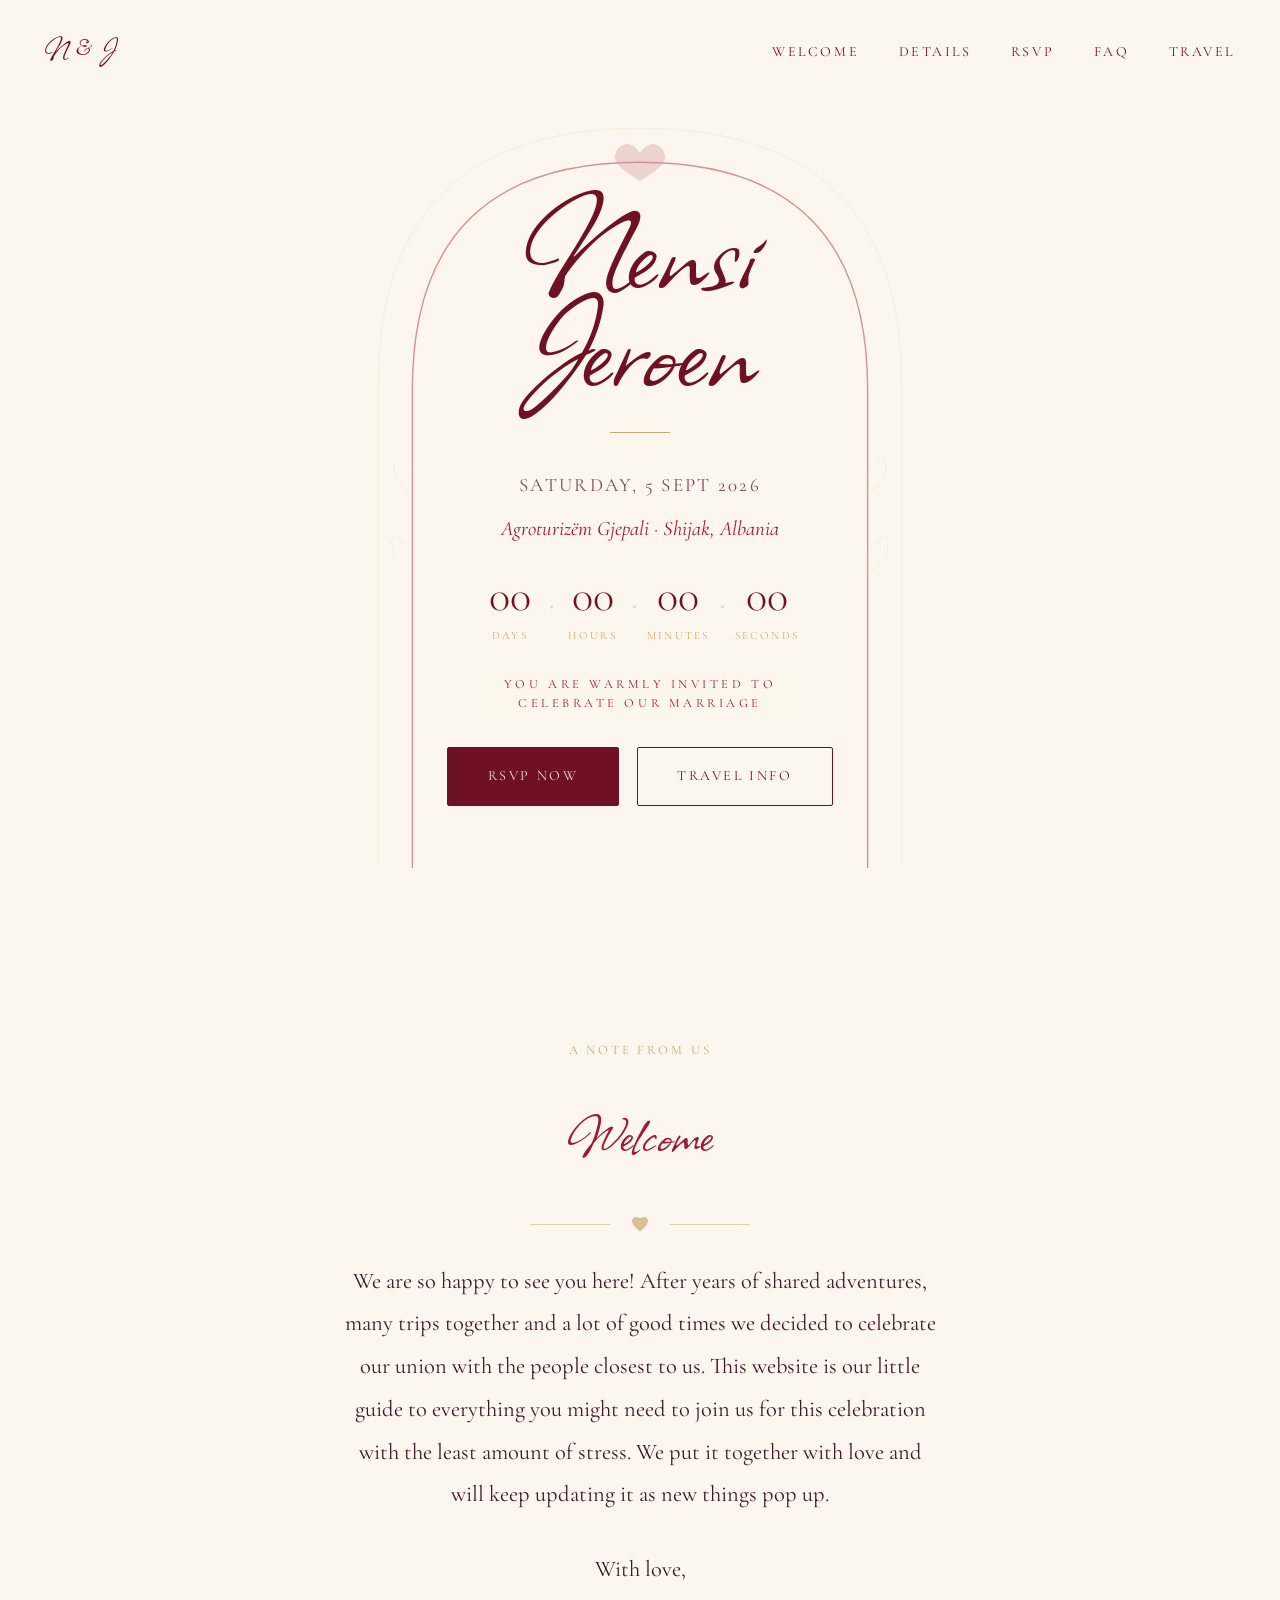
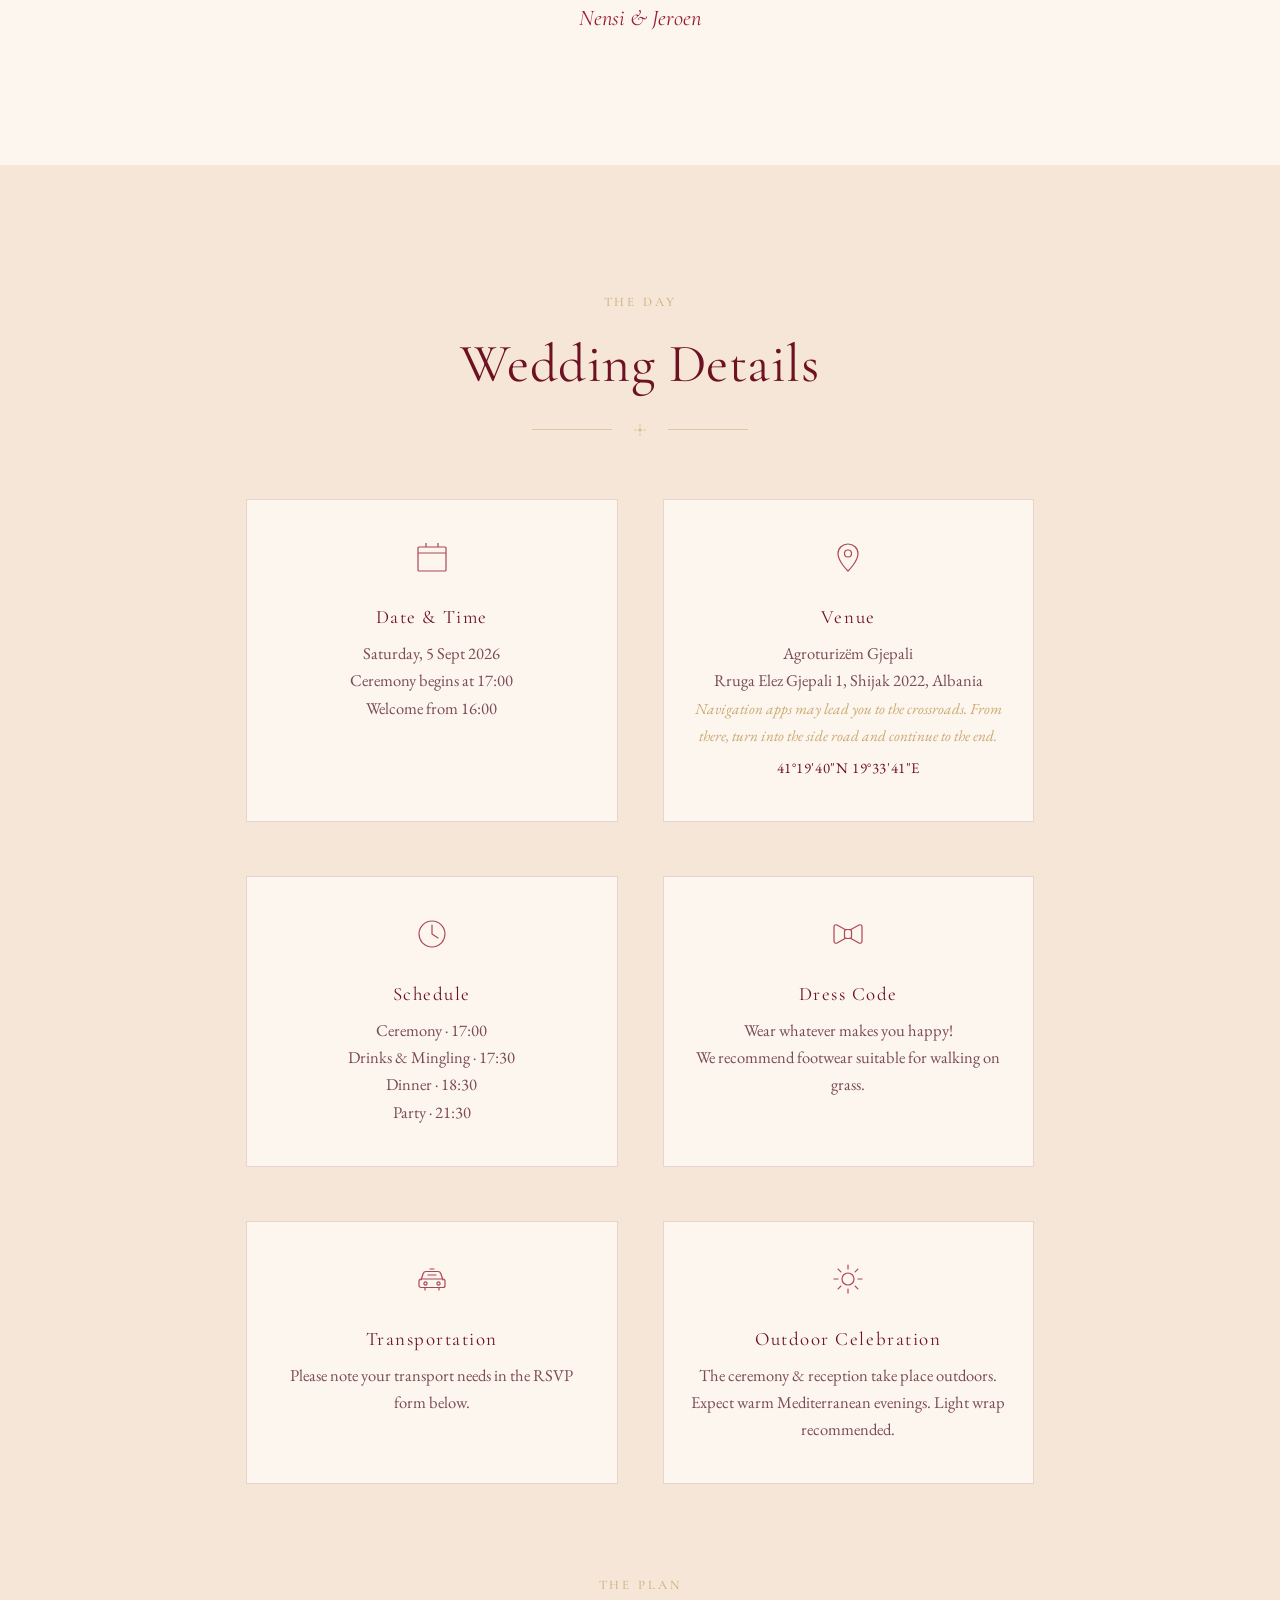
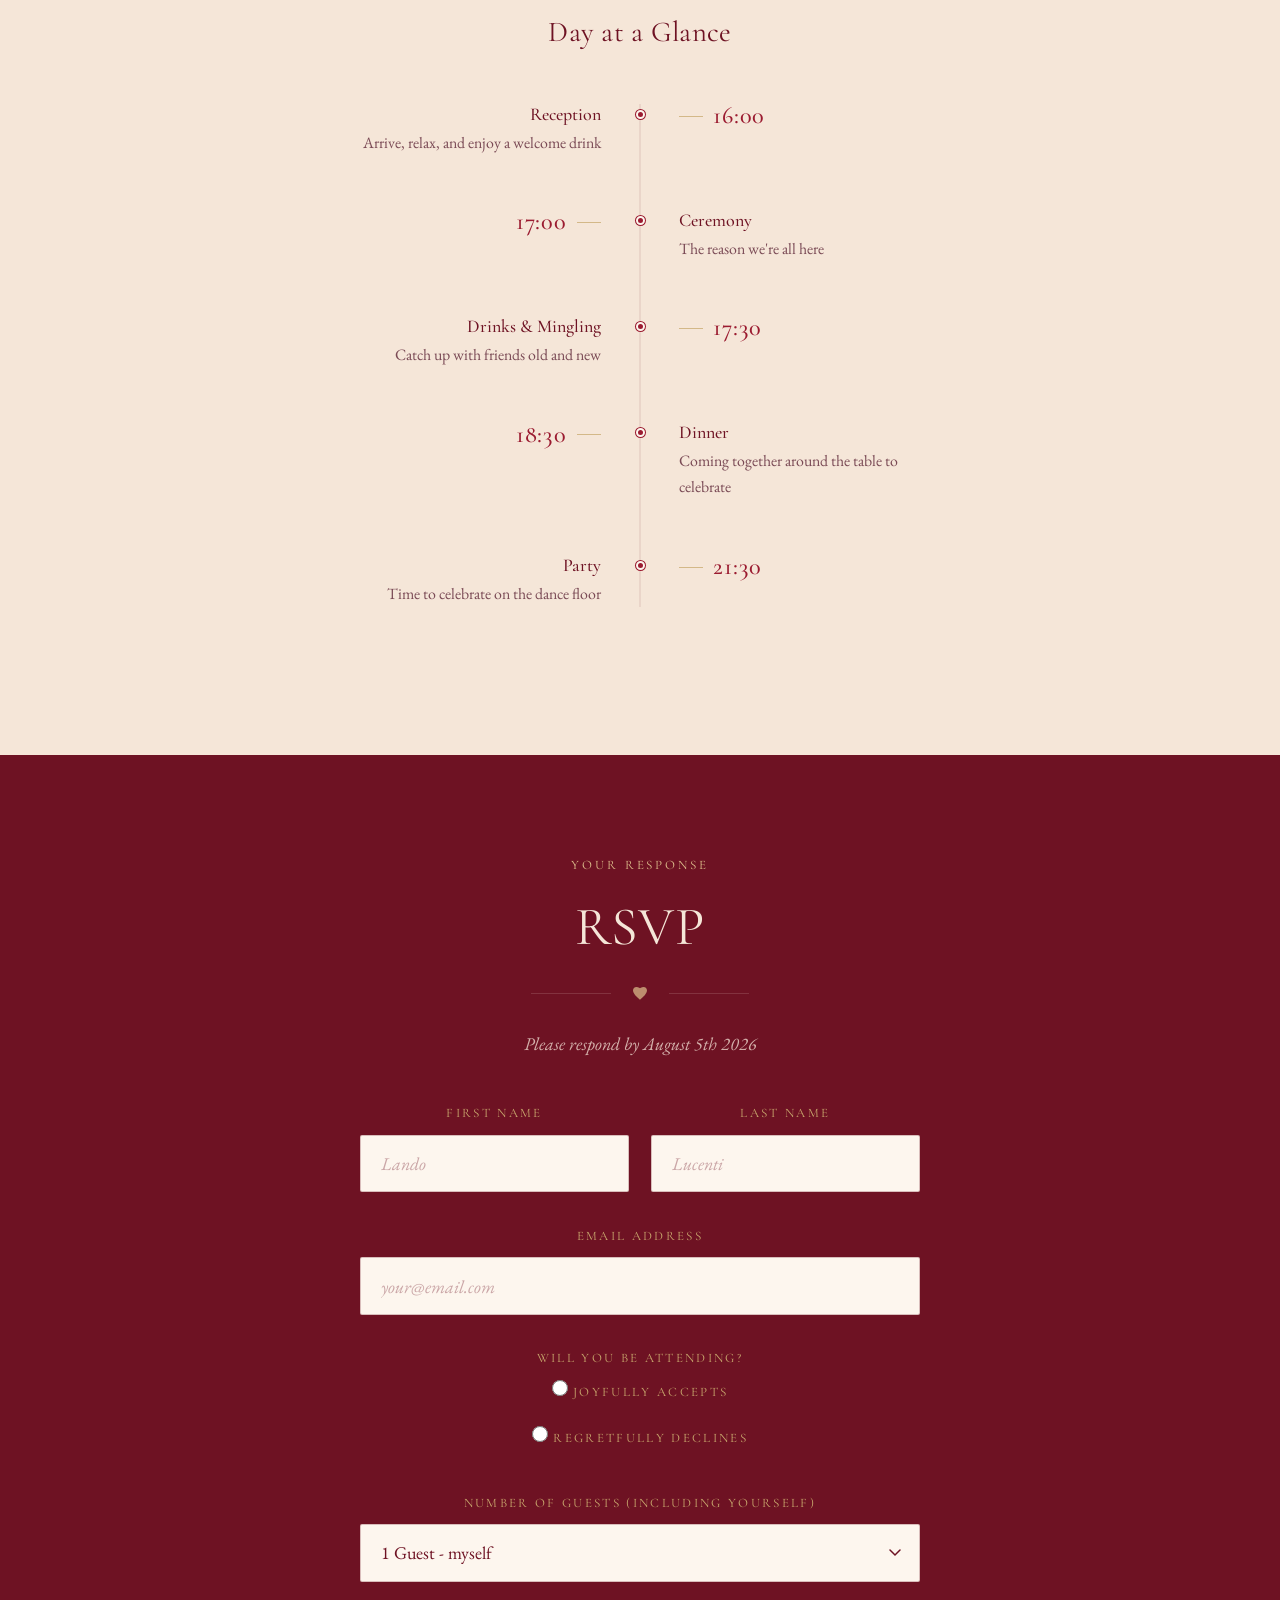
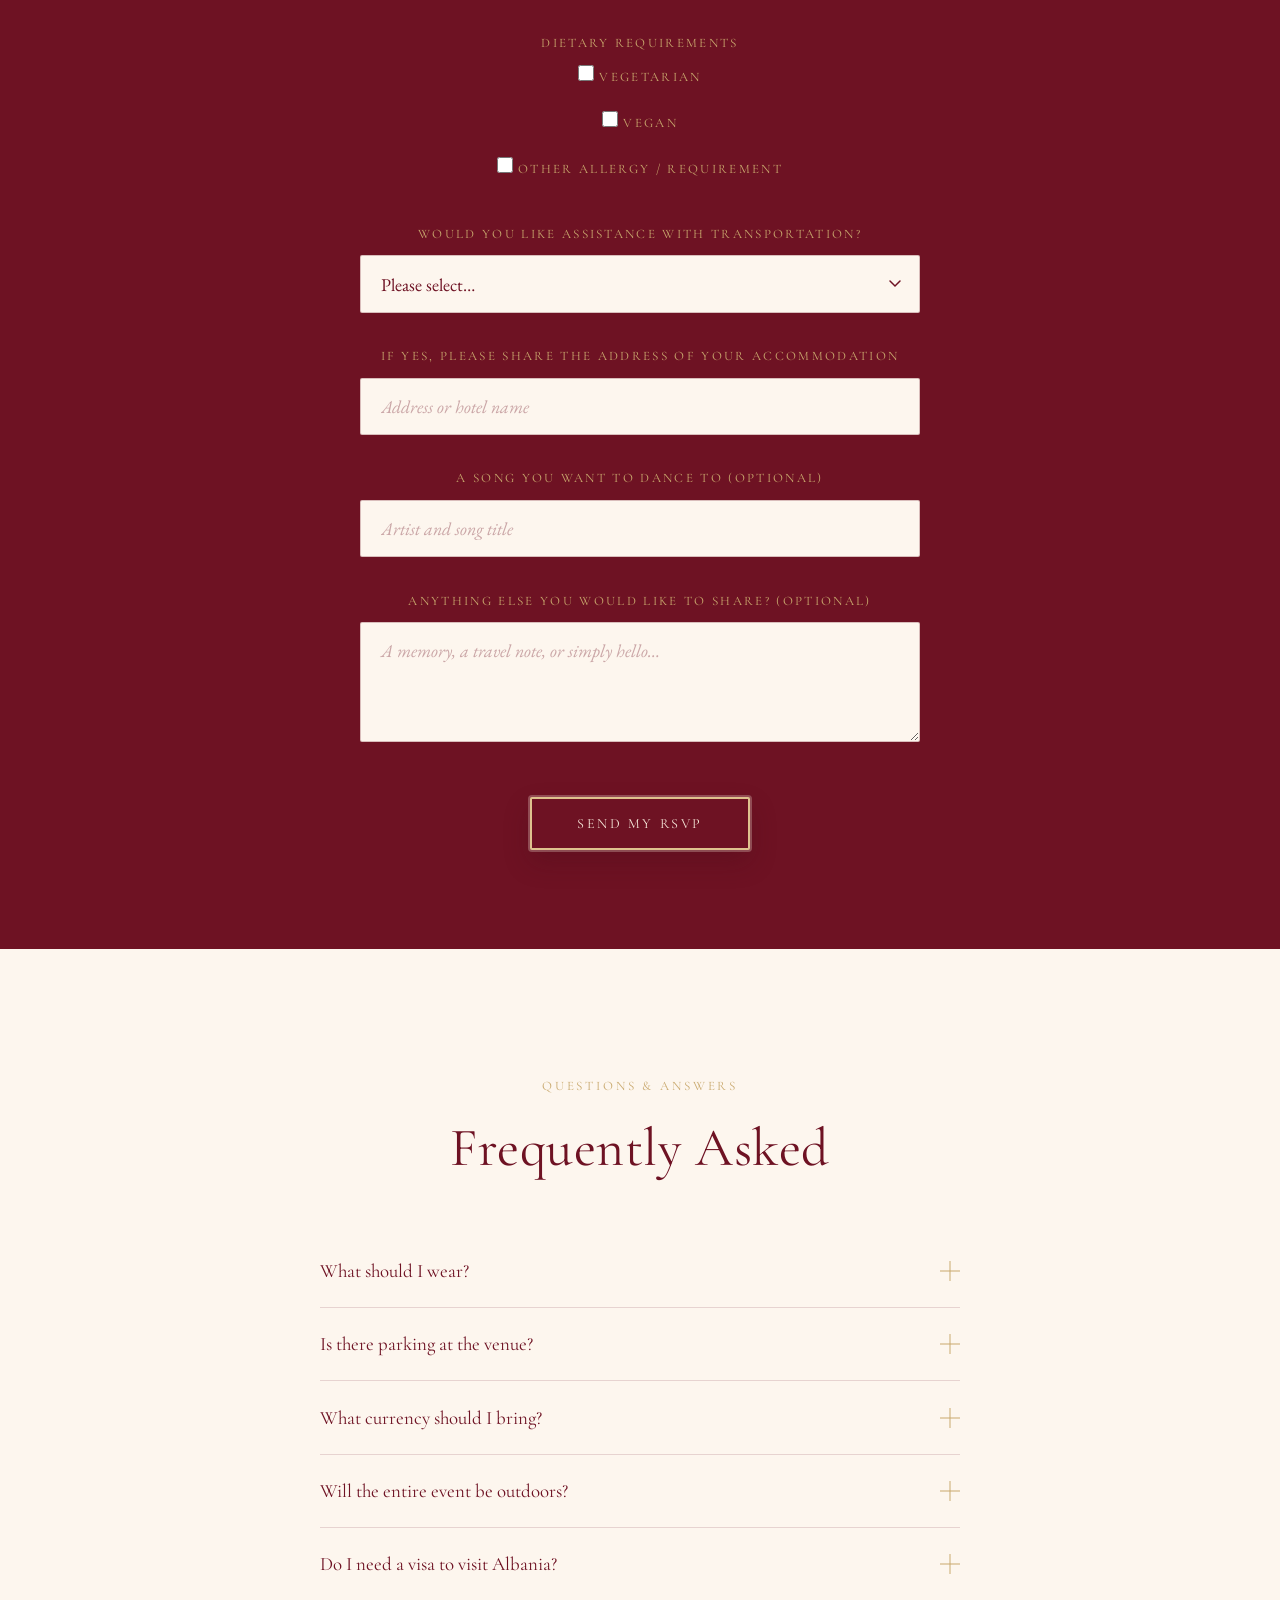
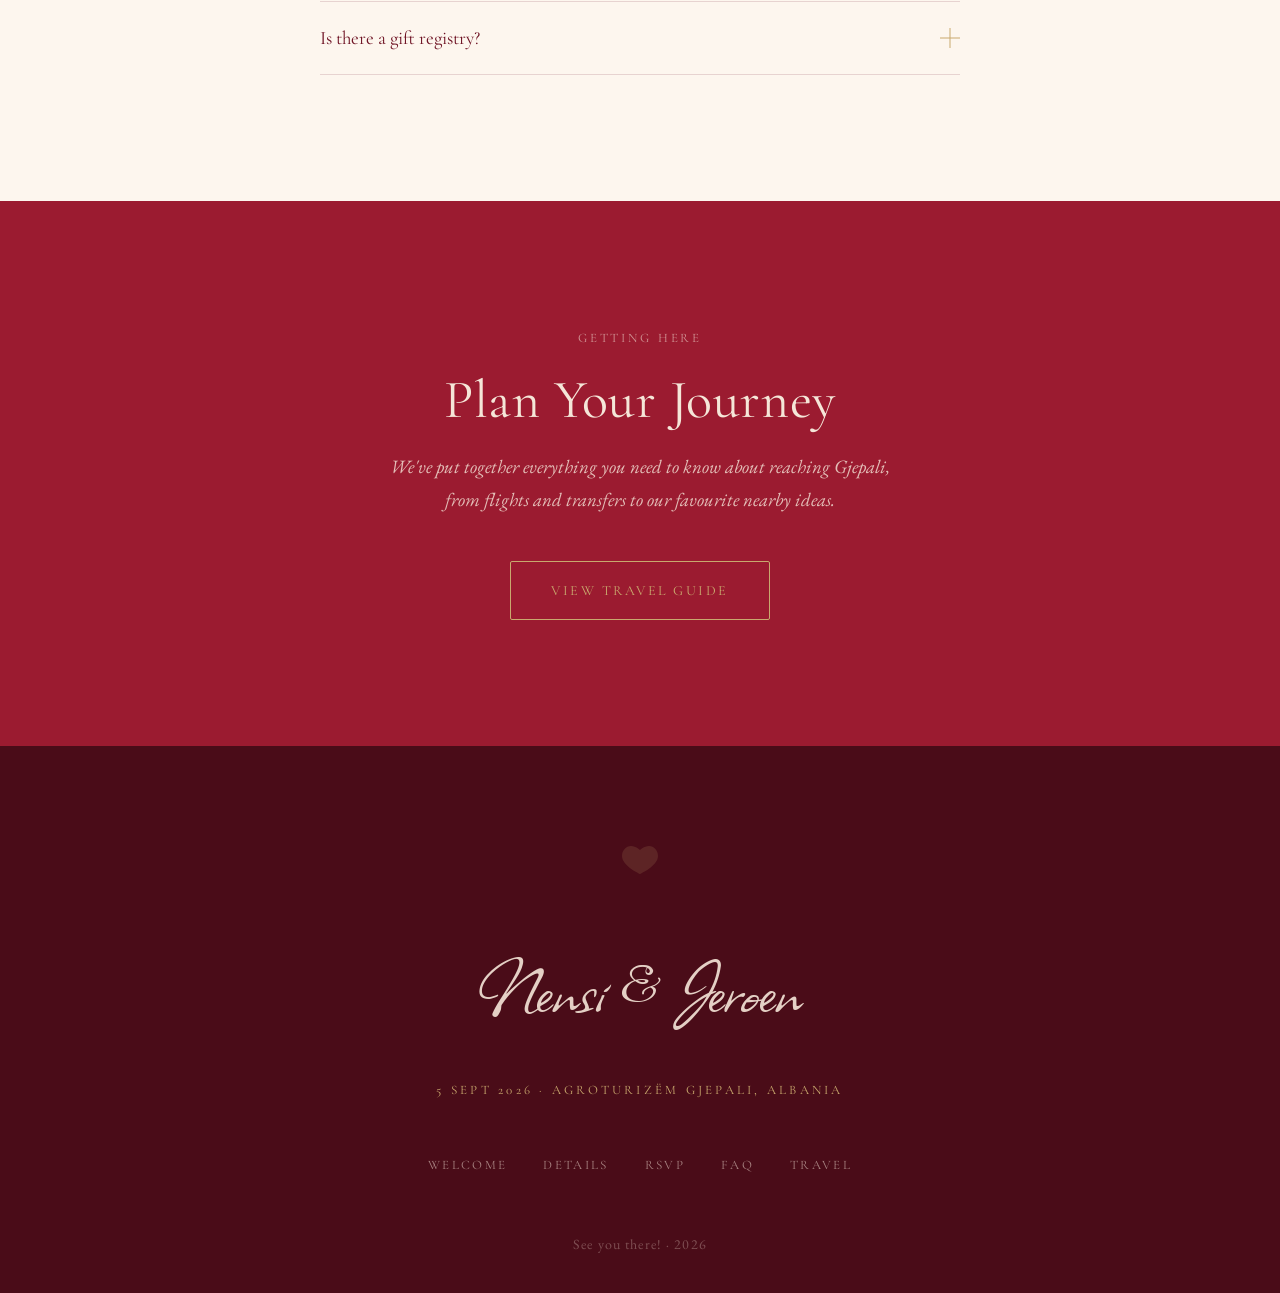
<file: index.html>
<!DOCTYPE html>
<html lang="en">
<head>
  <meta charset="UTF-8">
  <meta name="viewport" content="width=device-width, initial-scale=1.0">
  <title>Nensi & Jeroen · 5 Sept 2026</title>
  <link rel="icon" type="image/png" sizes="32x32" href="assets/favicons/favicon-32x32.png">
  <link rel="icon" type="image/png" sizes="192x192" href="assets/favicons/icon-192x192.png">
  <link rel="apple-touch-icon" href="assets/favicons/apple-touch-icon.png">
  <meta name="description" content="Join us to celebrate the wedding of Nensi and Jeroen at Agroturizëm Gjepali in Albania.">
  <link rel="stylesheet" href="styles/main.css">
  <link rel="preconnect" href="https://fonts.googleapis.com">
  <link rel="preconnect" href="https://fonts.gstatic.com" crossorigin>
</head>
<body>

  <!-- ======================================================
       NAVIGATION
  ====================================================== -->
  <nav class="site-nav" role="navigation" aria-label="Main navigation">
    <a href="#hero" class="nav-monogram" aria-label="Home">N & J</a>
    <ul class="nav-links">
      <li><a href="#welcome">Welcome</a></li>
      <li><a href="#details">Details</a></li>
      <li><a href="#rsvp">RSVP</a></li>
      <li><a href="#faq">FAQ</a></li>
      <li><a href="pages/travel.html">Travel</a></li>
    </ul>
    <button class="nav-toggle" aria-label="Toggle menu" aria-expanded="false">
      <span></span><span></span><span></span>
    </button>
  </nav>


  <!-- ======================================================
       HERO
  ====================================================== -->
  <section class="hero" id="hero">
    <!-- Arch SVG -->
    <svg class="hero-arch" viewBox="0 0 520 680" fill="none" xmlns="http://www.w3.org/2000/svg" aria-hidden="true">
      <path d="M60 680 L60 260 Q60 60 260 60 Q460 60 460 260 L460 680" stroke="#9B1B30" stroke-width="1.2" fill="none"/>
      <path d="M30 680 L30 255 Q30 30 260 30 Q490 30 490 255 L490 680" stroke="#C9A96E" stroke-width="0.6" fill="none" opacity="0.4"/>
      <!-- small hearts -->
      <g opacity="0.35" fill="#9B1B30">
        <path d="M260 52 C260 52 255 44 249 44 C243 44 238 49.5 238 55.5 C238 65 260 76 260 76 C260 76 282 65 282 55.5 C282 49.5 277 44 271 44 C265 44 260 52 260 52Z"/>
      </g>
      <!-- leaf accents -->
      <g opacity="0.2" stroke="#C9A96E" stroke-width="0.8" fill="none">
        <path d="M60 350 Q40 340 45 320 Q65 330 60 350Z"/>
        <path d="M460 350 Q480 340 475 320 Q455 330 460 350Z"/>
        <path d="M60 420 Q38 410 43 388 Q65 398 60 420Z"/>
        <path d="M460 420 Q482 410 477 388 Q455 398 460 420Z"/>
      </g>
    </svg>

    <div class="hero-content">
      <h1 class="hero-names">
        <span>Nensi</span>
        <span>Jeroen</span>
      </h1>

      <div class="hero-divider"></div>

      <p class="hero-date">Saturday, 5 Sept 2026</p>
      <p class="hero-location">Agroturizëm Gjepali · Shijak, Albania</p>

      <div class="countdown" aria-label="Countdown to wedding">
        <div class="countdown-unit">
          <span class="countdown-number" id="cd-days">--</span>
          <span class="countdown-label">Days</span>
        </div>
        <span class="countdown-sep" aria-hidden="true">·</span>
        <div class="countdown-unit">
          <span class="countdown-number" id="cd-hours">--</span>
          <span class="countdown-label">Hours</span>
        </div>
        <span class="countdown-sep" aria-hidden="true">·</span>
        <div class="countdown-unit">
          <span class="countdown-number" id="cd-minutes">--</span>
          <span class="countdown-label">Minutes</span>
        </div>
        <span class="countdown-sep" aria-hidden="true">·</span>
        <div class="countdown-unit">
          <span class="countdown-number" id="cd-seconds">--</span>
          <span class="countdown-label">Seconds</span>
        </div>
      </div>

      <p class="hero-eyebrow hero-invitation">You are warmly invited to<br>celebrate our marriage</p>

      <div class="btn-group">
        <a href="#rsvp" class="btn btn--primary">RSVP Now</a>
        <a href="pages/travel.html" class="btn">Travel Info</a>
      </div>
    </div>
  </section>


  <!-- ======================================================
       WELCOME
  ====================================================== -->
  <section class="section centered" id="welcome">
    <div class="container">
      <div class="fade-in">
        <span class="section-label">A note from us</span>
        <span class="welcome-script">Welcome</span>

        <div class="ornament-divider" aria-hidden="true">
          <span class="ornament-line"></span>
          <svg class="ornament-icon" width="16" height="16" viewBox="0 0 16 16" fill="currentColor">
            <path d="M8 1.5C8 1.5 6.5 0 4 0C1.5 0 0 2 0 4C0 8.5 8 14.5 8 14.5C8 14.5 16 8.5 16 4C16 2 14.5 0 12 0C9.5 0 8 1.5 8 1.5Z"/>
          </svg>
          <span class="ornament-line"></span>
        </div>

        <p class="welcome-text">
          We are so happy to see you here! After years of shared adventures, many trips together and a lot of good times we decided to celebrate our union with the people closest to us. This website is our little guide to everything you might need to join us for this celebration with the least amount of stress. We put it together with love and will keep updating it as new things pop up.
        </p>
        <p class="welcome-signoff">
          With love,
        </p>
        <p class="welcome-signature">
          Nensi & Jeroen
        </p>
      </div>
    </div>
  </section>


  <!-- ======================================================
       WEDDING DETAILS
  ====================================================== -->
  <section class="section section--ivory" id="details">
    <div class="container">
      <div class="centered fade-in section-heading">
        <span class="section-label">The Day</span>
        <h2>Wedding Details</h2>
        <div class="ornament-divider" aria-hidden="true">
          <span class="ornament-line"></span>
          <svg class="ornament-icon" width="12" height="12" viewBox="0 0 20 20" fill="currentColor" style="opacity:0.6">
            <circle cx="10" cy="10" r="3"/>
            <path d="M10 1 L10 4 M10 16 L10 19 M1 10 L4 10 M16 10 L19 10" stroke="currentColor" stroke-width="1.5" fill="none" stroke-linecap="round"/>
          </svg>
          <span class="ornament-line"></span>
        </div>
      </div>

      <!-- Detail Cards -->
      <div class="details-grid fade-in">

        <div class="detail-card">
          <svg class="detail-icon" width="36" height="36" viewBox="0 0 36 36" fill="none" stroke="currentColor" stroke-width="1.2" aria-hidden="true">
            <rect x="4" y="8" width="28" height="24" rx="1"/>
            <path d="M4 14h28M12 4v4M24 4v4"/>
          </svg>
          <h3>Date & Time</h3>
          <p>Saturday, 5 Sept 2026<br>Ceremony begins at 17:00<br>Welcome from 16:00</p>
        </div>

        <div class="detail-card">
          <svg class="detail-icon" width="36" height="36" viewBox="0 0 36 36" fill="none" stroke="currentColor" stroke-width="1.2" stroke-linecap="round" stroke-linejoin="round" aria-hidden="true">
            <path d="M18 32C18 32 28 22.5 28 14.5C28 9 23.5 5 18 5C12.5 5 8 9 8 14.5C8 22.5 18 32 18 32Z"/>
            <circle cx="18" cy="14.5" r="3.5"/>
          </svg>
          <h3>Venue</h3>
          <p>Agroturizëm Gjepali<br>Rruga Elez Gjepali 1, Shijak 2022, Albania<br><em style="font-size:0.85rem; color:var(--gold)">Navigation apps may lead you to the crossroads. From there, turn into the side road and continue to the end.</em><br><span class="venue-coordinates">41°19'40"N 19°33'41"E</span></p>
        </div>

        <div class="detail-card">
          <svg class="detail-icon" width="36" height="36" viewBox="0 0 36 36" fill="none" stroke="currentColor" stroke-width="1.2" aria-hidden="true">
            <circle cx="18" cy="18" r="13"/>
            <path d="M18 9 L18 18 L24 22" stroke-linecap="round" stroke-linejoin="round"/>
          </svg>
          <h3>Schedule</h3>
          <p>Ceremony · 17:00<br>Drinks & Mingling · 17:30<br>Dinner · 18:30<br>Party · 21:30</p>
        </div>

        <div class="detail-card">
          <svg class="detail-icon" width="36" height="36" viewBox="0 0 36 36" fill="none" stroke="currentColor" stroke-width="1.2" stroke-linecap="round" stroke-linejoin="round" aria-hidden="true">
            <path d="M16 14L7 9C5.7 8.3 4 9.2 4 10.8V25.2C4 26.8 5.7 27.7 7 27L16 22"/>
            <path d="M20 14L29 9C30.3 8.3 32 9.2 32 10.8V25.2C32 26.8 30.3 27.7 29 27L20 22"/>
            <rect x="14.5" y="13.5" width="7" height="9" rx="1.5"/>
          </svg>
          <h3>Dress Code</h3>
          <p>Wear whatever makes you happy!<br>We recommend footwear suitable for walking on grass.</p>
        </div>

        <div class="detail-card">
          <svg class="detail-icon" width="36" height="36" viewBox="0 0 36 36" fill="none" stroke="currentColor" stroke-width="1.2" stroke-linecap="round" stroke-linejoin="round" aria-hidden="true">
            <path d="M7 19L9.2 12.5C9.6 11.3 10.7 10.5 12 10.5H24C25.3 10.5 26.4 11.3 26.8 12.5L29 19"/>
            <rect x="5" y="18" width="26" height="8.5" rx="2"/>
            <path d="M11 26.5V29"/>
            <path d="M25 26.5V29"/>
            <circle cx="11.5" cy="22.5" r="1.6"/>
            <circle cx="24.5" cy="22.5" r="1.6"/>
            <path d="M14 14H22"/>
            <path d="M16 8H20"/>
          </svg>
          <h3>Transportation</h3>
          <p>Please note your transport needs in the RSVP form below.</p>
        </div>

        <div class="detail-card">
          <svg class="detail-icon" width="36" height="36" viewBox="0 0 36 36" fill="none" stroke="currentColor" stroke-width="1.2" stroke-linecap="round" stroke-linejoin="round" aria-hidden="true">
            <circle cx="18" cy="18" r="6"/>
            <path d="M18 4V8"/>
            <path d="M18 28V32"/>
            <path d="M4 18H8"/>
            <path d="M28 18H32"/>
            <path d="M8.1 8.1L10.9 10.9"/>
            <path d="M25.1 25.1L27.9 27.9"/>
            <path d="M27.9 8.1L25.1 10.9"/>
            <path d="M10.9 25.1L8.1 27.9"/>
          </svg>
          <h3>Outdoor Celebration</h3>
          <p>The ceremony & reception take place outdoors. Expect warm Mediterranean evenings. Light wrap recommended.</p>
        </div>

      </div>

      <!-- Timeline -->
      <div class="fade-in" style="margin-top: 5rem;">
        <div class="centered" style="margin-bottom: 1rem;">
          <span class="section-label">The Plan</span>
          <h3 style="font-size: 1.6rem;">Day at a Glance</h3>
        </div>

        <div class="timeline">
          <div class="timeline-item timeline-item--left">
            <div class="timeline-body">
              <p class="timeline-event">Reception</p>
              <p class="timeline-desc">Arrive, relax, and enjoy a welcome drink</p>
            </div>
            <div class="timeline-dot" aria-hidden="true"></div>
            <time class="timeline-time" datetime="16:00">16:00</time>
          </div>

          <div class="timeline-item timeline-item--right">
            <time class="timeline-time" datetime="17:00">17:00</time>
            <div class="timeline-dot" aria-hidden="true"></div>
            <div class="timeline-body">
              <p class="timeline-event">Ceremony</p>
              <p class="timeline-desc">The reason we're all here</p>
            </div>
          </div>

          <div class="timeline-item timeline-item--left">
            <div class="timeline-body">
              <p class="timeline-event">Drinks & Mingling</p>
              <p class="timeline-desc">Catch up with friends old and new</p>
            </div>
            <div class="timeline-dot" aria-hidden="true"></div>
            <time class="timeline-time" datetime="17:30">17:30</time>
          </div>

          <div class="timeline-item timeline-item--right">
            <time class="timeline-time" datetime="18:30">18:30</time>
            <div class="timeline-dot" aria-hidden="true"></div>
            <div class="timeline-body">
              <p class="timeline-event">Dinner</p>
              <p class="timeline-desc">Coming together around the table to celebrate</p>
            </div>
          </div>

          <div class="timeline-item timeline-item--left">
            <div class="timeline-body">
              <p class="timeline-event">Party</p>
              <p class="timeline-desc">Time to celebrate on the dance floor</p>
            </div>
            <div class="timeline-dot" aria-hidden="true"></div>
            <time class="timeline-time" datetime="21:30">21:30</time>
          </div>
        </div>
      </div>
    </div>
  </section>


  <!-- ======================================================
       RSVP
  ====================================================== -->
  <section class="section section--wine centered" id="rsvp">
    <div class="container">
      <div class="fade-in">
        <span class="section-label">Your Response</span>
        <h2 style="color:var(--champagne); font-size: clamp(1.9rem, 5vw, 3rem);">RSVP</h2>
        <div class="ornament-divider" aria-hidden="true">
          <span class="ornament-line" style="background:rgba(245,230,216,0.3)"></span>
          <svg class="ornament-icon" style="color:var(--gold-light)" width="14" height="14" viewBox="0 0 16 16" fill="currentColor">
            <path d="M8 1.5C8 1.5 6.5 0 4 0C1.5 0 0 2 0 4C0 8.5 8 14.5 8 14.5C8 14.5 16 8.5 16 4C16 2 14.5 0 12 0C9.5 0 8 1.5 8 1.5Z"/>
          </svg>
          <span class="ornament-line" style="background:rgba(245,230,216,0.3)"></span>
        </div>
        <p style="color:rgba(245,230,216,0.75); font-style:italic; margin-bottom: 0.5rem;">Please respond by August 5th 2026</p>
      </div>

      <form class="rsvp-form" id="rsvp-form" name="rsvp" method="POST" action="/" data-netlify="true" netlify-honeypot="bot-field" novalidate>
        <input type="hidden" name="form-name" value="rsvp">
        <p class="visually-hidden" aria-hidden="true">
          <label>Do not fill this out if you are human: <input name="bot-field" tabindex="-1" autocomplete="off"></label>
        </p>

        <div class="form-row fade-in">
          <div class="form-group">
            <label for="first-name">First Name</label>
            <input class="form-control" type="text" id="first-name" name="first_name" placeholder="Lando" required>
          </div>
          <div class="form-group">
            <label for="last-name">Last Name</label>
            <input class="form-control" type="text" id="last-name" name="last_name" placeholder="Lucenti" required>
          </div>
        </div>

        <div class="form-group fade-in">
          <label for="email">Email Address</label>
          <input class="form-control" type="email" id="email" name="email" placeholder="your@email.com" required>
        </div>

        <div class="form-group fade-in">
          <label>Will you be attending?</label>
          <div class="radio-group">
            <label class="radio-label">
              <input type="radio" name="attendance" value="yes" required>
              Joyfully accepts
            </label>
            <label class="radio-label">
              <input type="radio" name="attendance" value="no">
              Regretfully declines
            </label>
          </div>
        </div>

        <div class="form-group fade-in">
          <label for="guests">Number of Guests (including yourself)</label>
          <select class="form-control" id="guests" name="guests">
            <option value="1">1 Guest - myself</option>
            <option value="2">2 Guests - myself plus 1</option>
            <option value="3">3 Guests - myself plus 2</option>
            <option value="4">4 Guests - myself plus 3</option>
            <option value="5">5 Guests - myself plus 4</option>
            <option value="6">6 Guests - myself plus 5</option>
          </select>
          <div class="conditional-fields" id="additional-guests" aria-live="polite">
            <div class="conditional-field" data-additional-guest="1" hidden>
              <label for="additional-guest-1">Additional Guest 1 Full Name</label>
              <input class="form-control" type="text" id="additional-guest-1" name="additional_guest_1" placeholder="Kimi Kestaro" disabled>
            </div>
            <div class="conditional-field" data-additional-guest="2" hidden>
              <label for="additional-guest-2">Additional Guest 2 Full Name</label>
              <input class="form-control" type="text" id="additional-guest-2" name="additional_guest_2" placeholder="Charles Chimenti" disabled>
            </div>
            <div class="conditional-field" data-additional-guest="3" hidden>
              <label for="additional-guest-3">Additional Guest 3 Full Name</label>
              <input class="form-control" type="text" id="additional-guest-3" name="additional_guest_3" placeholder="Max Melucci" disabled>
            </div>
            <div class="conditional-field" data-additional-guest="4" hidden>
              <label for="additional-guest-4">Additional Guest 4 Full Name</label>
              <input class="form-control" type="text" id="additional-guest-4" name="additional_guest_4" placeholder="Sebastian Sarno" disabled>
            </div>
            <div class="conditional-field" data-additional-guest="5" hidden>
              <label for="additional-guest-5">Additional Guest 5 Full Name</label>
              <input class="form-control" type="text" id="additional-guest-5" name="additional_guest_5" placeholder="Isack Inzago" disabled>
            </div>
          </div>
        </div>

        <div class="form-group fade-in">
          <label>Dietary Requirements</label>
          <div class="checkbox-group">
            <label class="checkbox-label">
              <input type="checkbox" name="diet" value="vegetarian">
              Vegetarian
            </label>
            <label class="checkbox-label">
              <input type="checkbox" name="diet" value="vegan">
              Vegan
            </label>
            <label class="checkbox-label">
              <input type="checkbox" name="diet" value="other">
              Other allergy / requirement
            </label>
          </div>
          <div class="conditional-fields" id="diet-other-details" hidden>
            <label for="diet-other">Please specify</label>
            <input class="form-control" type="text" id="diet-other" name="diet_other" placeholder="Tell us what we should know" disabled>
          </div>
        </div>

        <div class="form-group fade-in">
          <label for="transport">Would you like assistance with transportation?</label>
          <select class="form-control" id="transport" name="transport">
            <option value="">Please select…</option>
            <option value="yes_both">Yes — both ways</option>
            <option value="yes_to">To venue only</option>
            <option value="yes_from">From venue only</option>
            <option value="no">No, I'll arrange my own</option>
          </select>
        </div>

        <div class="form-group fade-in">
          <label for="accommodation">If Yes, please share the address of your accommodation</label>
          <input class="form-control" type="text" id="accommodation" name="accommodation" placeholder="Address or hotel name">
        </div>

        <div class="form-group fade-in">
          <label for="song-request">A song you want to dance to (optional)</label>
          <input class="form-control" type="text" id="song-request" name="song_request" placeholder="Artist and song title">
        </div>

        <div class="form-group fade-in">
          <label for="message">Anything else you would like to share? (optional)</label>
          <textarea class="form-control" id="message" name="message" placeholder="A memory, a travel note, or simply hello…"></textarea>
        </div>

        <div class="form-submit fade-in">
          <button type="submit" class="btn btn--primary rsvp-submit-button" style="min-width: 220px;">Send My RSVP</button>
        </div>

      </form>

      <!-- Success state -->
      <div class="form-success" id="rsvp-success">
        <span class="script-heading" style="font-size:3rem; display:block; margin-bottom:0.5rem; color:var(--champagne);">Thank you</span>
        <p id="rsvp-success-message" style="color:rgba(245,230,216,0.8); font-size:1.1rem;">We've received your RSVP and cannot wait to celebrate with you. See you in September!</p>
        <div class="ornament-divider" aria-hidden="true" style="margin-top:1.5rem;">
          <span class="ornament-line" style="background:rgba(245,230,216,0.3)"></span>
          <svg style="color:var(--gold-light)" width="14" height="14" viewBox="0 0 16 16" fill="currentColor">
            <path d="M8 1.5C8 1.5 6.5 0 4 0C1.5 0 0 2 0 4C0 8.5 8 14.5 8 14.5C8 14.5 16 8.5 16 4C16 2 14.5 0 12 0C9.5 0 8 1.5 8 1.5Z"/>
          </svg>
          <span class="ornament-line" style="background:rgba(245,230,216,0.3)"></span>
        </div>
      </div>

    </div>
  </section>


  <!-- ======================================================
       FAQ
  ====================================================== -->
  <section class="section centered" id="faq">
    <div class="container">
      <div class="fade-in section-heading">
        <span class="section-label">Questions & Answers</span>
        <h2>Frequently Asked</h2>
      </div>

      <div class="faq-list fade-in" style="text-align:left;">

        <div class="faq-item">
          <button class="faq-question" aria-expanded="false">
            What should I wear?
            <span class="faq-icon" aria-hidden="true"></span>
          </button>
          <div class="faq-answer" aria-hidden="true">
            <p class="faq-answer-inner">
              We want everyone to feel comfortable and like themselves, so please wear whatever makes you happy! Most of the celebration will be outdoors on grass, so we recommend keeping that in mind when choosing your outfit and shoes.
            </p>
          </div>
        </div>

        <div class="faq-item">
          <button class="faq-question" aria-expanded="false">
            Is there parking at the venue?
            <span class="faq-icon" aria-hidden="true"></span>
          </button>
          <div class="faq-answer" aria-hidden="true">
            <p class="faq-answer-inner">
              Agroturizëm Gjepali is located just outside the city, with plenty of space and easy parking available for anyone planning to drive. Please note that the address can point navigation apps to a crossroads rather than the venue itself. When you reach the crossroads, turn into the side road and continue until the end. The exact coordinates of the venue are 41°19'40"N 19°33'41"E. <br><br> If you'd rather relax and fully enjoy the celebration without worrying about transportation, simply share where you'll be staying and we'll be happy to help coordinate transport for you.
            </p>
          </div>
        </div>

        <div class="faq-item">
          <button class="faq-question" aria-expanded="false">
            What currency should I bring?
            <span class="faq-icon" aria-hidden="true"></span>
          </button>
          <div class="faq-answer" aria-hidden="true">
            <p class="faq-answer-inner">
              Albania uses the Albanian Lek (ALL). Euros are accepted in many tourist-facing places, but Lek is preferred and usually simpler. Cards are common in hotels and larger restaurants in Durrës and Tirana, while smaller places may prefer cash.
            </p>
          </div>
        </div>

        <div class="faq-item">
          <button class="faq-question" aria-expanded="false">
            Will the entire event be outdoors?
            <span class="faq-icon" aria-hidden="true"></span>
          </button>
          <div class="faq-answer" aria-hidden="true">
            <p class="faq-answer-inner">
              If the weather allows it, the entire event will be held outdoors. In September, evenings are usually warm, but we recommend bringing a light layer.
            </p>
          </div>
        </div>

        <div class="faq-item">
          <button class="faq-question" aria-expanded="false">
            Do I need a visa to visit Albania?
            <span class="faq-icon" aria-hidden="true"></span>
          </button>
          <div class="faq-answer" aria-hidden="true">
            <p class="faq-answer-inner">
              Citizens of EU countries, the UK, the US, Canada, Australia, and many others do not require a visa for short stays in Albania. We recommend checking your country's specific requirements with a reputable resource.
            </p>
          </div>
        </div>

        <div class="faq-item">
          <button class="faq-question" aria-expanded="false">
            Is there a gift registry?
            <span class="faq-icon" aria-hidden="true"></span>
          </button>
          <div class="faq-answer" aria-hidden="true">
            <p class="faq-answer-inner">
              No, we don't have a gift registry. We are already very grateful that you are making the trip to celebrate with us.
              <br><br>
              If you would still like to give something, a contribution towards our honeymoon in New Zealand would mean a lot to us. You can use our IBAN here: DE48 1203 0000 1204 4811 52.
            </p>
          </div>
        </div>

      </div>
    </div>
  </section>


  <!-- ======================================================
       TRAVEL TEASER
  ====================================================== -->
  <section class="section section--pomegranate centered">
    <div class="container fade-in">
      <span class="section-label" style="color:rgba(245,230,216,0.6)">Getting Here</span>
      <h2 style="color:var(--champagne); font-size: clamp(1.9rem, 5vw, 3rem); margin-bottom: 1rem;">Plan Your Journey</h2>
      <p style="color:rgba(245,230,216,0.8); max-width:520px; margin:0 auto 2.5rem; font-style:italic; font-size:1.05rem;">
        We've put together everything you need to know about reaching Gjepali, from flights and transfers to our favourite nearby ideas.
      </p>

      <a href="pages/travel.html" class="btn btn--gold">View Travel Guide</a>
    </div>
  </section>


  <!-- ======================================================
       FOOTER
  ====================================================== -->
  <footer class="site-footer" role="contentinfo">
    <!-- Ornament -->
    <svg class="footer-ornament" width="60" height="60" viewBox="0 0 60 60" fill="none" xmlns="http://www.w3.org/2000/svg" aria-hidden="true">
      <path d="M30 14C30 14 26 10 21 10C16 10 12 14.5 12 20C12 30 30 38 30 38C30 38 48 30 48 20C48 14.5 44 10 39 10C34 10 30 14 30 14Z" fill="currentColor" opacity="0.5"/>
    </svg>

    <p class="footer-names">Nensi & Jeroen</p>
    <p class="footer-date">5 Sept 2026 · Agroturizëm Gjepali, Albania</p>

    <ul class="footer-links">
      <li><a href="#welcome">Welcome</a></li>
      <li><a href="#details">Details</a></li>
      <li><a href="#rsvp">RSVP</a></li>
      <li><a href="#faq">FAQ</a></li>
      <li><a href="pages/travel.html">Travel</a></li>
    </ul>

    <p class="footer-copy">See you there! &middot; 2026</p>
  </footer>

  <script src="scripts/main.js"></script>
</body>
</html>
</file>
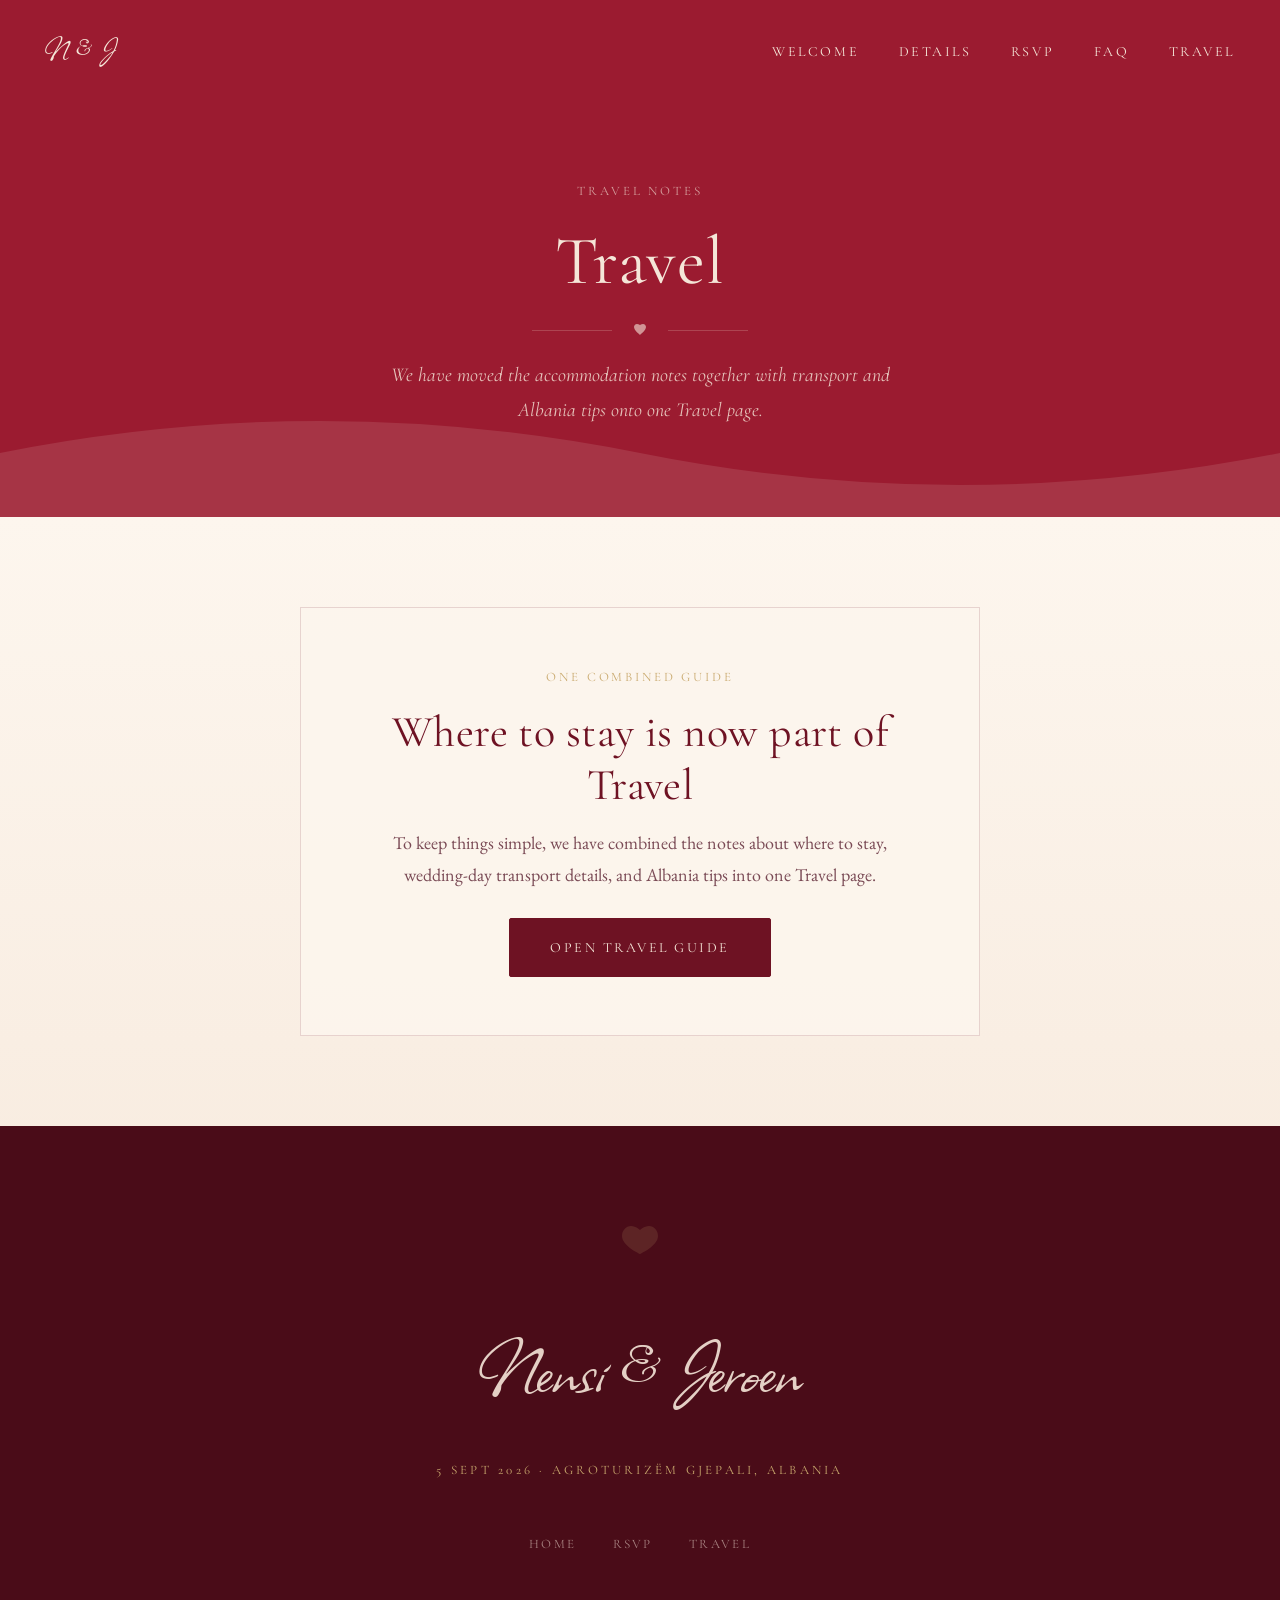
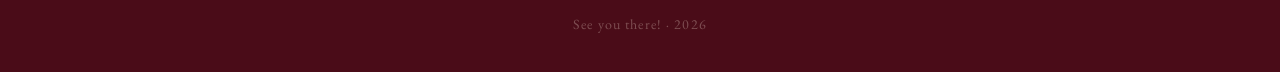
<file: pages/accommodation.html>
<!DOCTYPE html>
<html lang="en">
<head>
  <meta charset="UTF-8">
  <meta name="viewport" content="width=device-width, initial-scale=1.0">
  <title>Travel · Nensi & Jeroen · 5 Sept 2026</title>
  <link rel="icon" type="image/png" sizes="32x32" href="../assets/favicons/favicon-32x32.png">
  <link rel="icon" type="image/png" sizes="192x192" href="../assets/favicons/icon-192x192.png">
  <link rel="apple-touch-icon" href="../assets/favicons/apple-touch-icon.png">
  <meta name="description" content="Travel and where-to-stay notes for Nensi and Jeroen's wedding at Agroturizëm Gjepali.">
  <link rel="stylesheet" href="../styles/main.css">
  <link rel="preconnect" href="https://fonts.googleapis.com">
  <link rel="preconnect" href="https://fonts.gstatic.com" crossorigin>
  <style>
    .simple-travel-page {
      background: linear-gradient(180deg, var(--cream) 0%, rgba(245, 230, 216, 0.58) 100%);
      min-height: 52vh;
      padding: 5rem 1.5rem;
    }

    .simple-travel-card {
      background: rgba(253, 246, 238, 0.86);
      border: 1px solid var(--divider);
      max-width: 680px;
      margin: 0 auto;
      padding: clamp(2rem, 6vw, 3.2rem);
      text-align: center;
    }

    .simple-travel-card h2 {
      font-size: clamp(1.7rem, 4vw, 2.45rem);
      margin-bottom: 0.8rem;
    }

    .simple-travel-card p {
      color: var(--text-muted);
      font-size: 1rem;
      line-height: 1.8;
      margin: 0 auto 1.5rem;
      max-width: 520px;
    }
  </style>
</head>
<body>

  <nav class="site-nav site-nav--inverse" role="navigation" aria-label="Main navigation">
    <a href="../index.html" class="nav-monogram" aria-label="Home">N & J</a>
    <ul class="nav-links">
      <li><a href="../index.html#welcome">Welcome</a></li>
      <li><a href="../index.html#details">Details</a></li>
      <li><a href="../index.html#rsvp">RSVP</a></li>
      <li><a href="../index.html#faq">FAQ</a></li>
      <li><a href="travel.html" aria-current="page">Travel</a></li>
    </ul>
    <button class="nav-toggle" aria-label="Toggle menu" aria-expanded="false">
      <span></span><span></span><span></span>
    </button>
  </nav>

  <header class="page-hero" role="banner">
    <svg viewBox="0 0 800 80" style="position:absolute;bottom:0;left:0;width:100%;opacity:0.12" fill="var(--champagne)" xmlns="http://www.w3.org/2000/svg" aria-hidden="true">
      <path d="M0 40 Q200 0 400 40 Q600 80 800 40 L800 80 L0 80Z"/>
    </svg>
    <span class="section-label">Travel Notes</span>
    <h1>Travel</h1>
    <div class="ornament-divider" aria-hidden="true" style="margin:1.2rem auto;">
      <span class="ornament-line" style="background:rgba(245,230,216,0.4)"></span>
      <svg width="12" height="12" viewBox="0 0 16 16" fill="rgba(245,230,216,0.6)"><path d="M8 1.5C8 1.5 6.5 0 4 0C1.5 0 0 2 0 4C0 8.5 8 14.5 8 14.5C8 14.5 16 8.5 16 4C16 2 14.5 0 12 0C9.5 0 8 1.5 8 1.5Z"/></svg>
      <span class="ornament-line" style="background:rgba(245,230,216,0.4)"></span>
    </div>
    <p class="lead-text" style="color:rgba(245,230,216,0.82); max-width:560px; margin:0 auto;">
      We have moved the accommodation notes together with transport and Albania tips onto one Travel page.
    </p>
  </header>

  <main class="simple-travel-page">
    <section class="simple-travel-card fade-in">
      <span class="section-label">One Combined Guide</span>
      <h2>Where to stay is now part of Travel</h2>
      <p>
        To keep things simple, we have combined the notes about where to stay, wedding-day transport details, and Albania tips into one Travel page.
      </p>
      <a href="travel.html" class="btn btn--primary">Open Travel Guide</a>
    </section>
  </main>

  <footer class="site-footer" role="contentinfo">
    <svg class="footer-ornament" width="60" height="60" viewBox="0 0 60 60" fill="none" xmlns="http://www.w3.org/2000/svg" aria-hidden="true">
      <path d="M30 14C30 14 26 10 21 10C16 10 12 14.5 12 20C12 30 30 38 30 38C30 38 48 30 48 20C48 14.5 44 10 39 10C34 10 30 14 30 14Z" fill="currentColor" opacity="0.5"/>
    </svg>
    <p class="footer-names">Nensi & Jeroen</p>
    <p class="footer-date">5 Sept 2026 · Agroturizëm Gjepali, Albania</p>
    <ul class="footer-links">
      <li><a href="../index.html">Home</a></li>
      <li><a href="../index.html#rsvp">RSVP</a></li>
      <li><a href="travel.html">Travel</a></li>
    </ul>
    <p class="footer-copy">See you there! &middot; 2026</p>
  </footer>

  <script src="../scripts/main.js"></script>
</body>
</html>
</file>
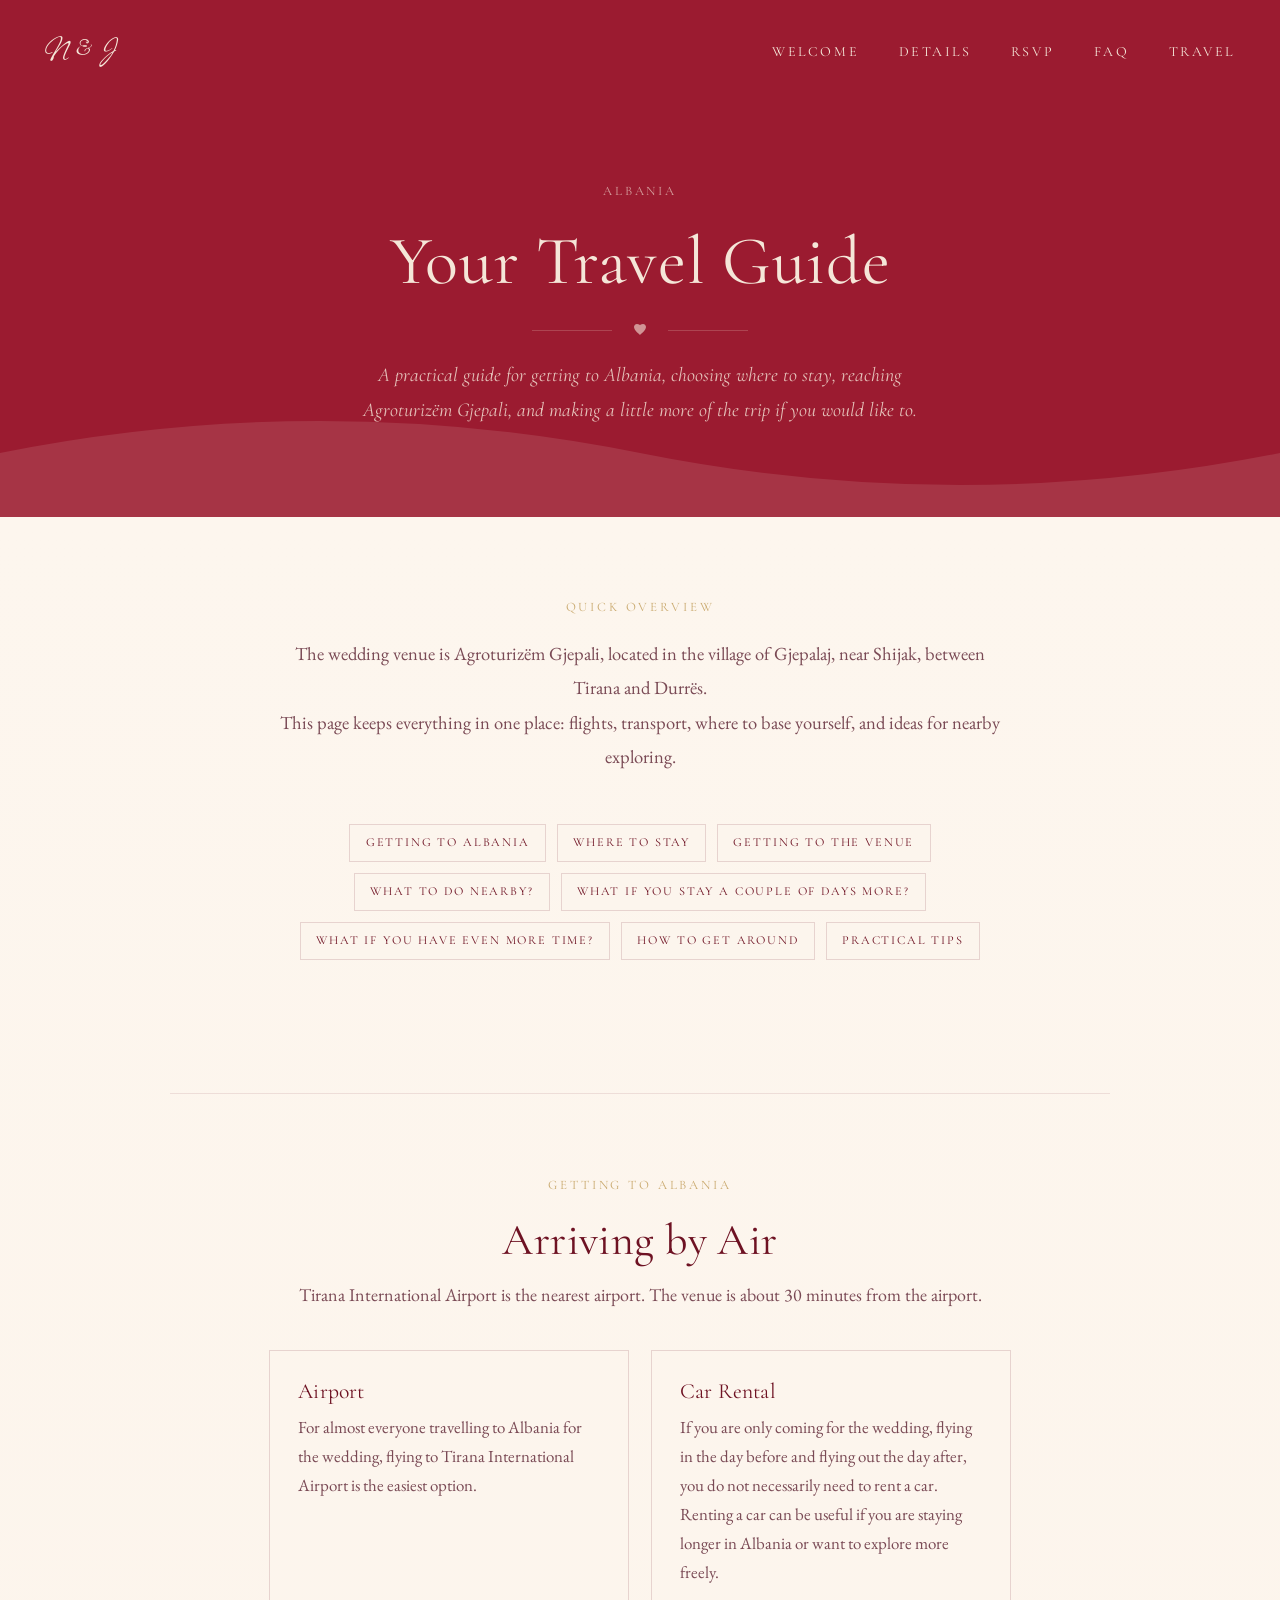
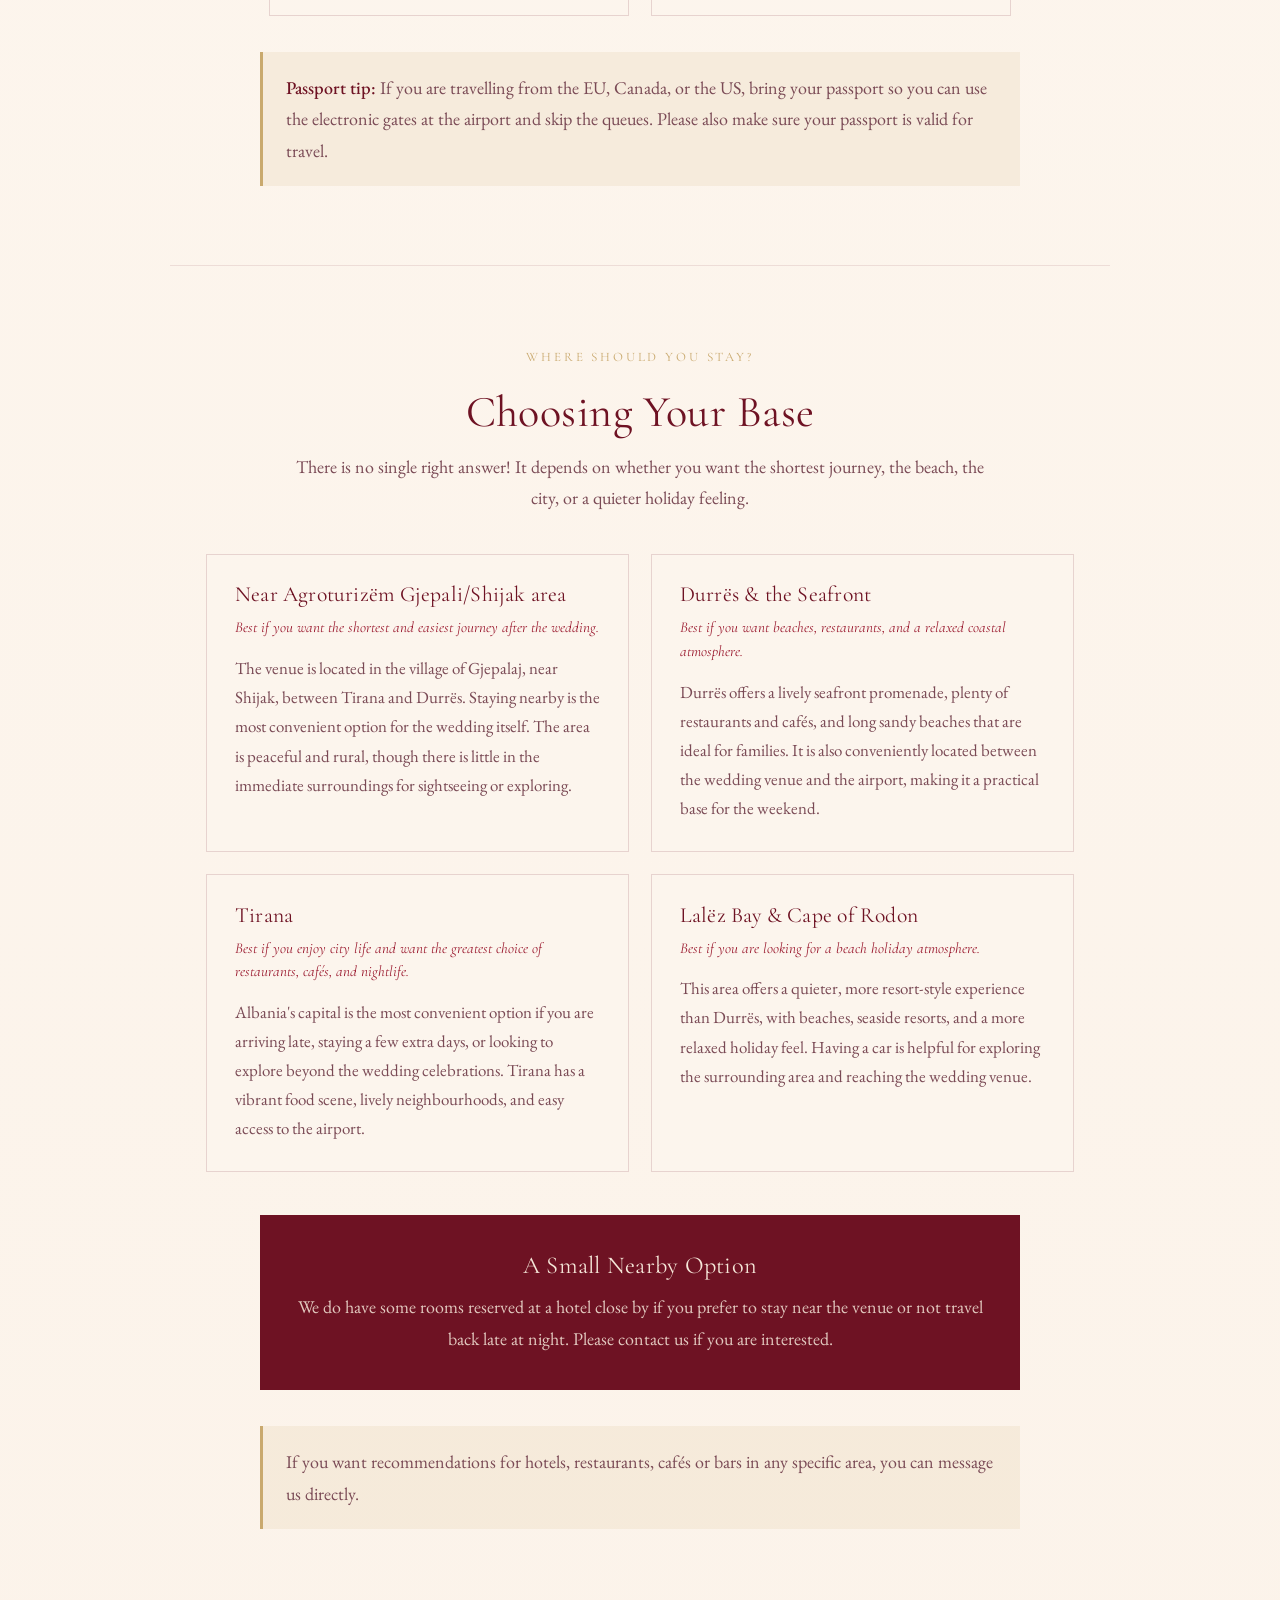
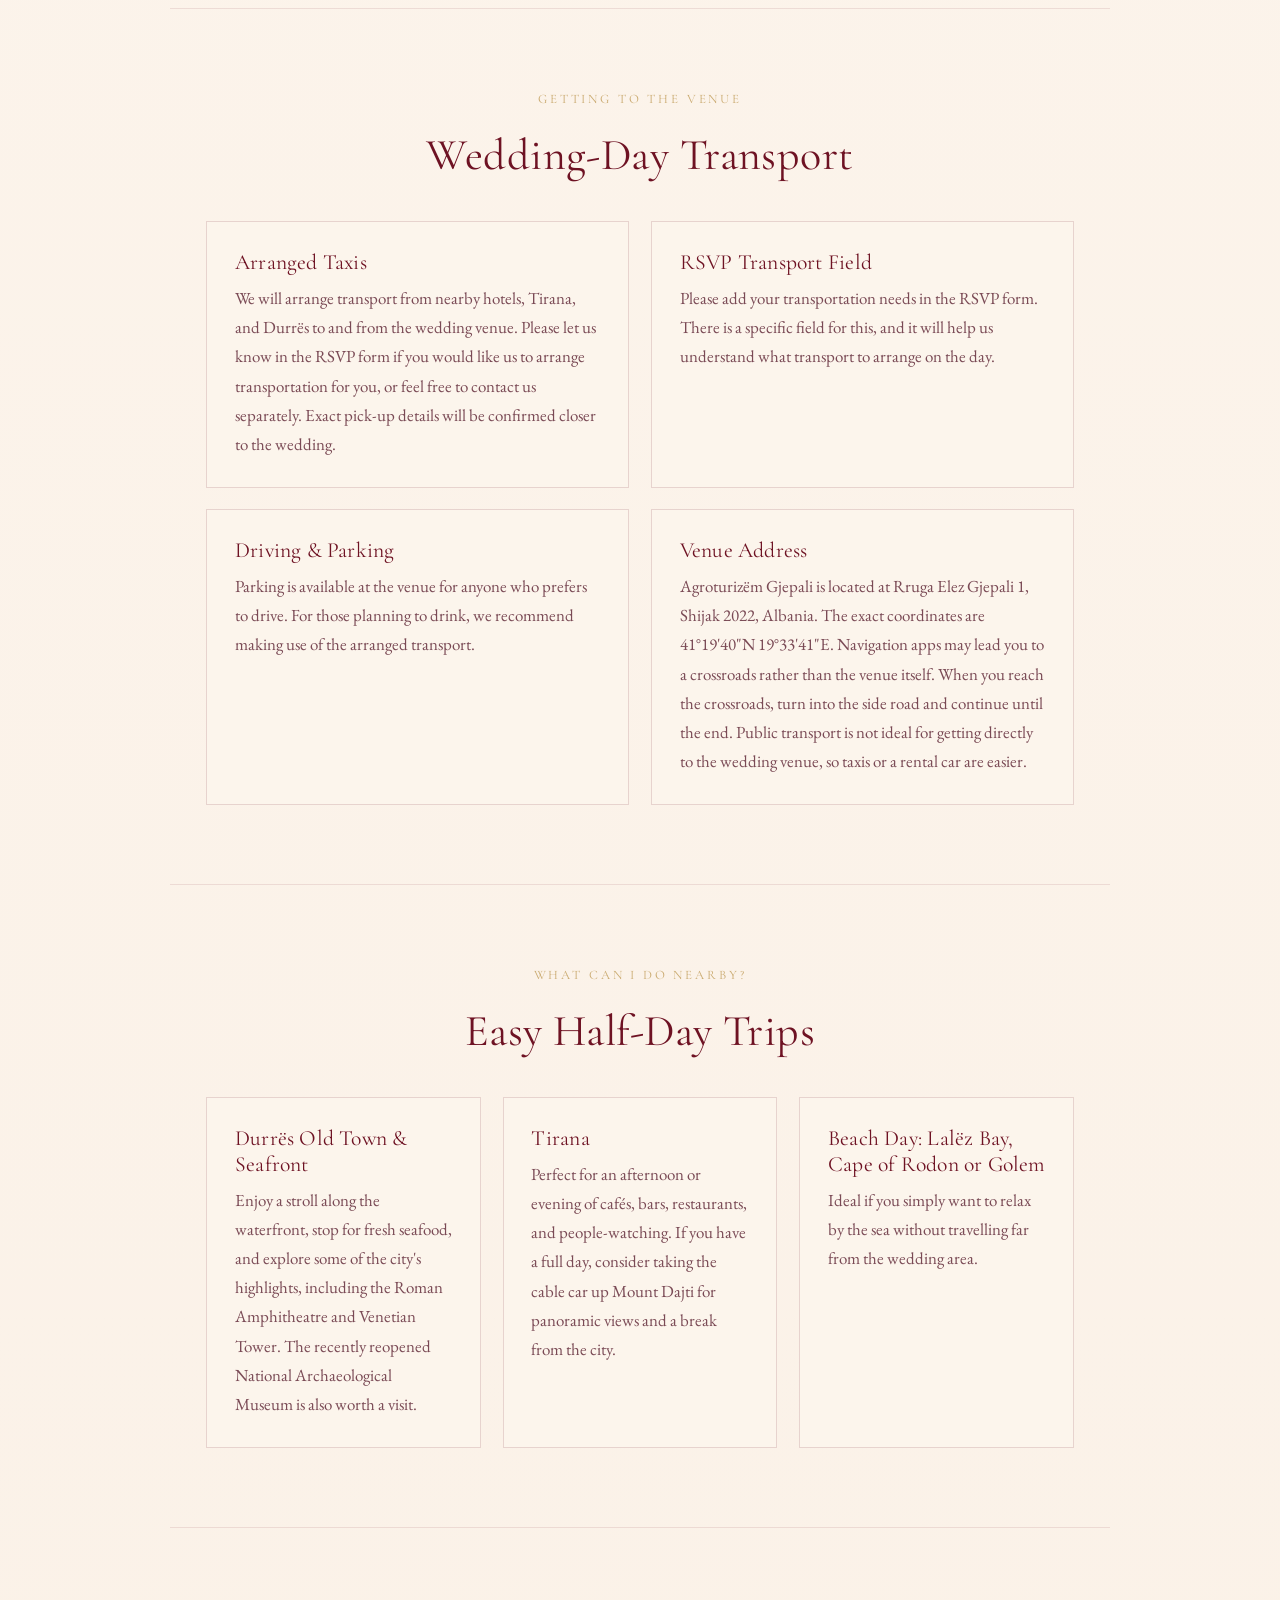
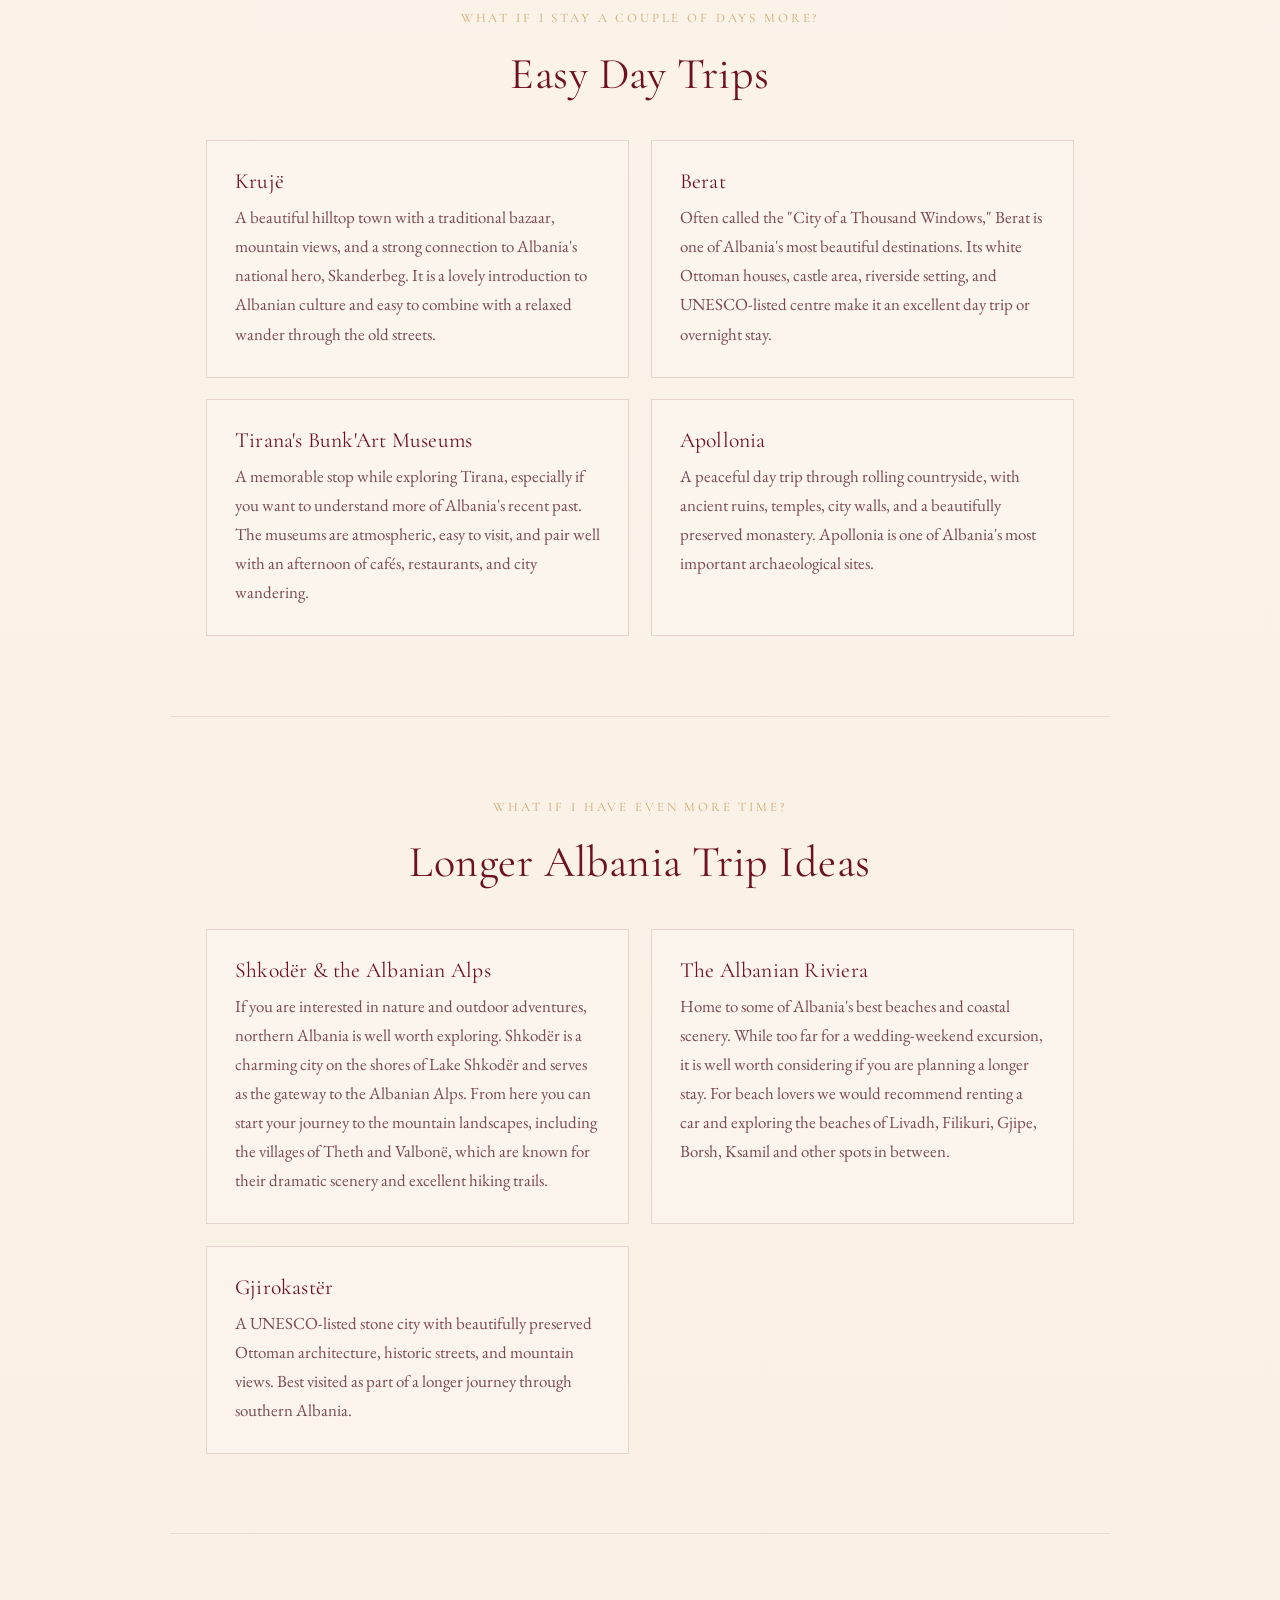
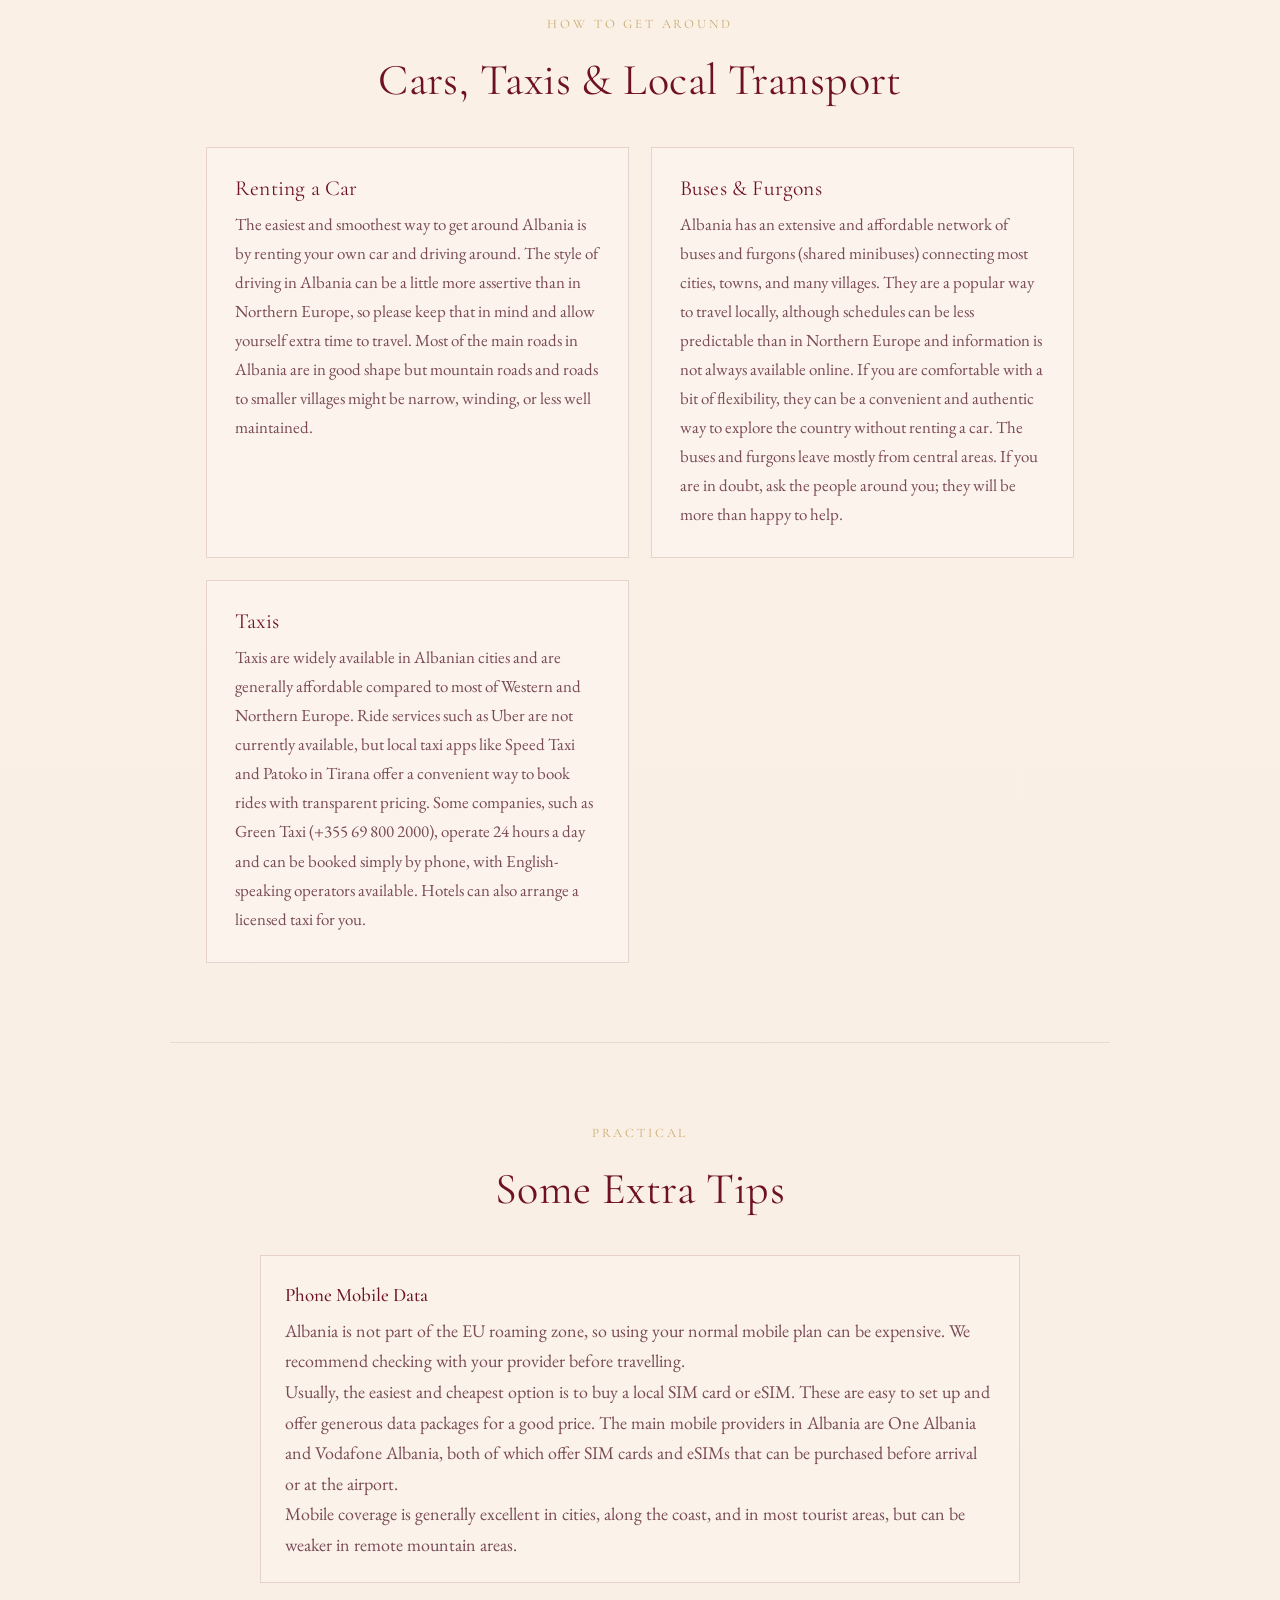
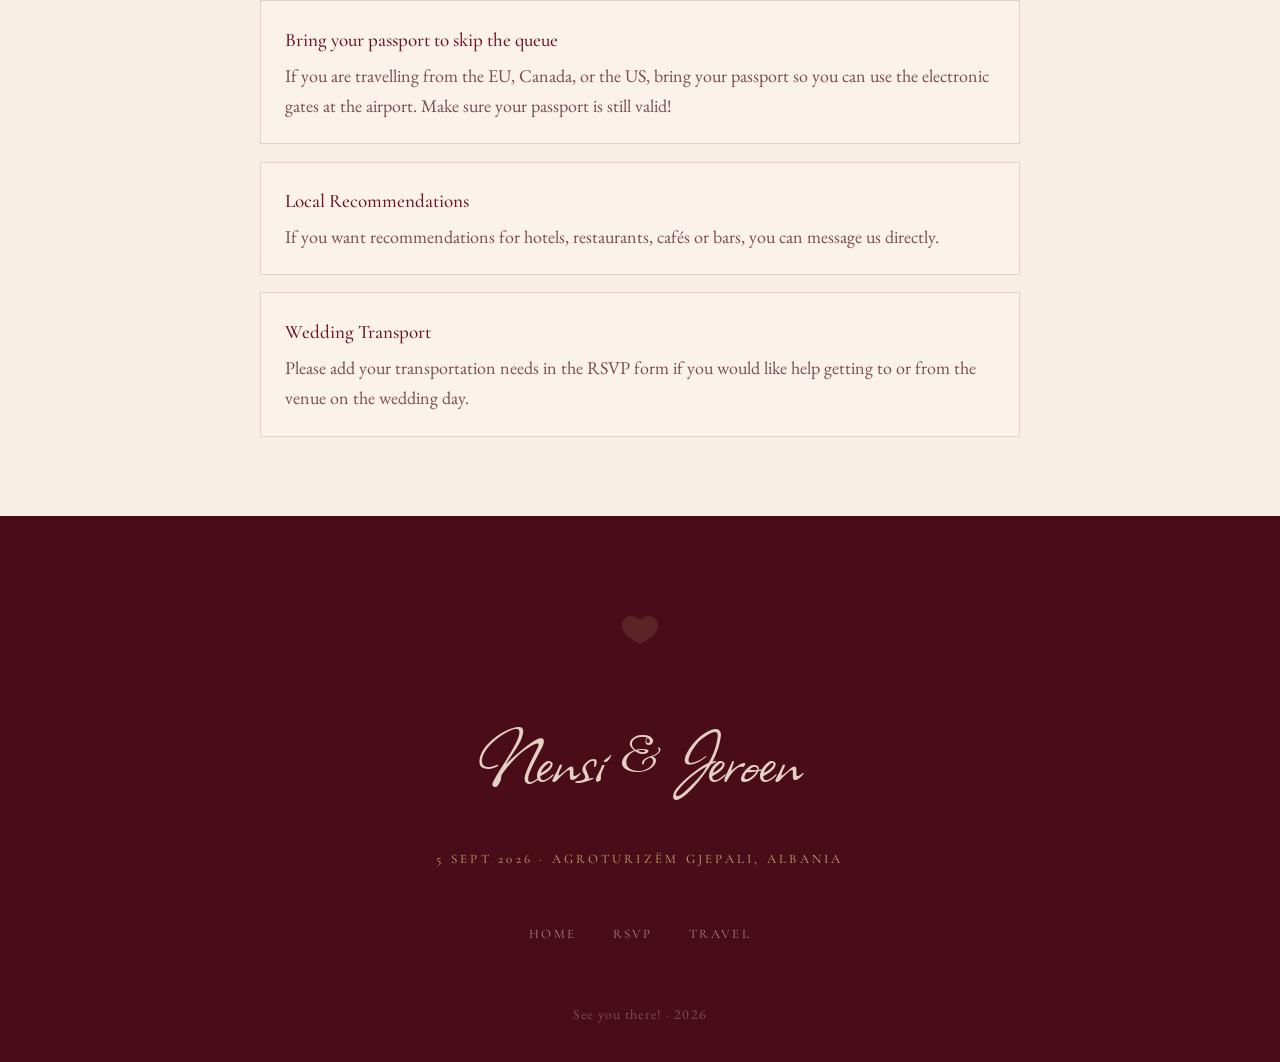
<file: pages/travel.html>
<!DOCTYPE html>
<html lang="en">
<head>
  <meta charset="UTF-8">
  <meta name="viewport" content="width=device-width, initial-scale=1.0">
  <title>Travel · Nensi & Jeroen · 5 Sept 2026</title>
  <link rel="icon" type="image/png" sizes="32x32" href="../assets/favicons/favicon-32x32.png">
  <link rel="icon" type="image/png" sizes="192x192" href="../assets/favicons/icon-192x192.png">
  <link rel="apple-touch-icon" href="../assets/favicons/apple-touch-icon.png">
  <meta name="description" content="Travel, transport, accommodation areas, and Albania tips for Nensi and Jeroen's wedding at Agroturizëm Gjepali.">
  <link rel="stylesheet" href="../styles/main.css">
  <link rel="preconnect" href="https://fonts.googleapis.com">
  <link rel="preconnect" href="https://fonts.gstatic.com" crossorigin>
  <style>
    .travel-page {
      background: linear-gradient(180deg, var(--cream) 0%, rgba(245, 230, 216, 0.5) 100%);
    }

    .travel-intro {
      max-width: 720px;
      margin: 0 auto 2.75rem;
      text-align: center;
    }

    .travel-intro p {
      color: var(--text-muted);
      font-size: 1.03rem;
      line-height: 1.85;
    }

    .travel-anchors {
      display: flex;
      flex-wrap: wrap;
      justify-content: center;
      gap: 0.6rem;
      max-width: 760px;
      margin: 0 auto 3rem;
    }

    .travel-anchors a {
      border: 1px solid var(--divider);
      background: rgba(253, 246, 238, 0.72);
      color: var(--wine);
      font-family: var(--font-serif);
      font-size: 0.68rem;
      letter-spacing: 0.15em;
      line-height: 1.2;
      padding: 0.6rem 0.85rem;
      text-transform: uppercase;
    }

    .travel-anchors a:hover {
      background: var(--wine);
      border-color: var(--wine);
      color: var(--champagne);
    }

    .travel-section {
      max-width: 940px;
      margin: 0 auto;
      padding: 4.4rem 2rem;
      border-top: 1px solid rgba(110, 18, 35, 0.1);
    }

    .travel-section:first-child {
      border-top: 0;
    }

    .travel-section__header {
      max-width: 700px;
      margin: 0 auto 2.2rem;
      text-align: center;
    }

    .travel-section__header h2 {
      font-size: clamp(1.65rem, 4vw, 2.45rem);
      margin-bottom: 0.65rem;
    }

    .travel-section__header p {
      color: var(--text-muted);
      font-size: 1rem;
      line-height: 1.75;
    }

    .travel-grid {
      display: grid;
      grid-template-columns: repeat(2, minmax(0, 1fr));
      gap: 1.2rem;
    }

    .travel-grid--three {
      grid-template-columns: repeat(3, minmax(0, 1fr));
    }

    .travel-grid--centered {
      grid-template-columns: repeat(2, minmax(260px, 360px));
      justify-content: center;
    }

    .travel-card {
      background: rgba(253, 246, 238, 0.84);
      border: 1px solid var(--divider);
      padding: 1.55rem;
      transition: var(--transition);
    }

    .travel-card:hover {
      box-shadow: 0 5px 24px rgba(155, 27, 48, 0.08);
      transform: translateY(-2px);
    }

    .travel-card h3 {
      color: var(--wine);
      font-size: 1.2rem;
      margin-bottom: 0.45rem;
    }

    .travel-card p {
      color: var(--text-muted);
      font-size: 0.94rem;
      line-height: 1.72;
    }

    .travel-card .best-for {
      color: var(--pomegranate);
      font-family: var(--font-serif);
      font-size: 0.84rem;
      font-style: italic;
      line-height: 1.55;
      margin-bottom: 0.8rem;
    }

    .travel-note {
      background: rgba(201, 169, 110, 0.13);
      border-left: 3px solid var(--gold);
      color: var(--text-muted);
      margin: 2rem auto 0;
      max-width: 760px;
      padding: 1.1rem 1.25rem;
    }

    .travel-note strong {
      color: var(--wine);
      font-weight: 500;
    }

    .travel-callout {
      background: var(--wine);
      color: var(--champagne);
      margin: 2.4rem auto 0;
      max-width: 760px;
      padding: 2rem;
      text-align: center;
    }

    .travel-callout h3 {
      color: var(--champagne);
      font-size: 1.35rem;
      margin-bottom: 0.6rem;
    }

    .travel-callout p {
      color: rgba(245, 230, 216, 0.86);
      line-height: 1.75;
    }

    .travel-list {
      list-style: none;
      display: grid;
      gap: 0.95rem;
      max-width: 760px;
      margin: 0 auto;
    }

    .travel-list li {
      background: rgba(253, 246, 238, 0.72);
      border: 1px solid var(--divider);
      padding: 1.2rem 1.35rem;
    }

    .travel-list strong {
      color: var(--wine);
      display: block;
      font-family: var(--font-serif);
      font-size: 1.06rem;
      font-weight: 500;
      margin-bottom: 0.25rem;
    }

    .travel-list span {
      color: var(--text-muted);
      display: block;
      line-height: 1.7;
    }

    @media (max-width: 820px) {
      .travel-grid,
      .travel-grid--three,
      .travel-grid--centered {
        grid-template-columns: 1fr;
      }
    }

    @media (max-width: 680px) {
      .travel-section {
        padding: 3.4rem 1.35rem;
      }

      .travel-anchors {
        align-items: stretch;
        flex-direction: column;
        margin-bottom: 2.2rem;
      }

      .travel-anchors a {
        text-align: center;
      }

      .travel-card,
      .travel-list li,
      .travel-callout {
        padding: 1.25rem;
      }
    }
  </style>
</head>
<body>

  <nav class="site-nav site-nav--inverse" role="navigation" aria-label="Main navigation">
    <a href="../index.html" class="nav-monogram" aria-label="Home">N & J</a>
    <ul class="nav-links">
      <li><a href="../index.html#welcome">Welcome</a></li>
      <li><a href="../index.html#details">Details</a></li>
      <li><a href="../index.html#rsvp">RSVP</a></li>
      <li><a href="../index.html#faq">FAQ</a></li>
      <li><a href="travel.html" aria-current="page">Travel</a></li>
    </ul>
    <button class="nav-toggle" aria-label="Toggle menu" aria-expanded="false">
      <span></span><span></span><span></span>
    </button>
  </nav>

  <header class="page-hero" role="banner">
    <svg viewBox="0 0 800 80" style="position:absolute;bottom:0;left:0;width:100%;opacity:0.12" fill="var(--champagne)" xmlns="http://www.w3.org/2000/svg" aria-hidden="true">
      <path d="M0 40 Q200 0 400 40 Q600 80 800 40 L800 80 L0 80Z"/>
    </svg>
    <span class="section-label">Albania</span>
    <h1>Your Travel Guide</h1>
    <div class="ornament-divider" aria-hidden="true" style="margin:1.2rem auto;">
      <span class="ornament-line" style="background:rgba(245,230,216,0.4)"></span>
      <svg width="12" height="12" viewBox="0 0 16 16" fill="rgba(245,230,216,0.6)"><path d="M8 1.5C8 1.5 6.5 0 4 0C1.5 0 0 2 0 4C0 8.5 8 14.5 8 14.5C8 14.5 16 8.5 16 4C16 2 14.5 0 12 0C9.5 0 8 1.5 8 1.5Z"/></svg>
      <span class="ornament-line" style="background:rgba(245,230,216,0.4)"></span>
    </div>
    <p class="lead-text" style="color:rgba(245,230,216,0.82); max-width:580px; margin:0 auto;">
      A practical guide for getting to Albania, choosing where to stay, reaching Agroturizëm Gjepali, and making a little more of the trip if you would like to.
    </p>
  </header>

  <main class="travel-page">
    <section class="travel-section fade-in" id="overview">
      <div class="travel-intro">
        <span class="section-label">Quick Overview</span>
        <p>
          The wedding venue is Agroturizëm Gjepali, located in the village of Gjepalaj, near Shijak, between Tirana and Durrës.<br>This page keeps everything in one place: flights, transport, where to base yourself, and ideas for nearby exploring.
        </p>
      </div>

      <nav class="travel-anchors" aria-label="Travel sections">
        <a href="#getting-to-albania">Getting to Albania</a>
        <a href="#where-to-stay">Where to Stay</a>
        <a href="#venue">Getting to the Venue</a>
        <a href="#nearby">What to do Nearby?</a>
        <a href="#more-days">What If You Stay a Couple of Days More?</a>
        <a href="#more-time">What If You Have Even More Time?</a>
        <a href="#getting-around">How to Get Around</a>
        <a href="#practical">Practical Tips</a>
      </nav>
    </section>

    <section class="travel-section fade-in" id="getting-to-albania">
      <div class="travel-section__header">
        <span class="section-label">Getting to Albania</span>
        <h2>Arriving by Air</h2>
        <p>Tirana International Airport is the nearest airport. The venue is about 30 minutes from the airport.<br></p>
      </div>

      <div class="travel-grid travel-grid--centered">
        <article class="travel-card">
          <h3>Airport</h3>
          <p>For almost everyone travelling to Albania for the wedding, flying to Tirana International Airport is the easiest option.</p>
        </article>
        <article class="travel-card">
          <h3>Car Rental</h3>
          <p>If you are only coming for the wedding, flying in the day before and flying out the day after, you do not necessarily need to rent a car. Renting a car can be useful if you are staying longer in Albania or want to explore more freely.</p>
        </article>
      </div>

      <div class="travel-note">
        <p><strong>Passport tip:</strong> If you are travelling from the EU, Canada, or the US, bring your passport so you can use the electronic gates at the airport and skip the queues. Please also make sure your passport is valid for travel.</p>
      </div>
    </section>

    <section class="travel-section fade-in" id="where-to-stay">
      <div class="travel-section__header">
        <span class="section-label">Where Should You Stay?</span>
        <h2>Choosing Your Base</h2>
        <p>There is no single right answer! It depends on whether you want the shortest journey, the beach, the city, or a quieter holiday feeling.</p>
      </div>

      <div class="travel-grid">
        <article class="travel-card">
          <h3>Near Agroturizëm Gjepali/Shijak area</h3>
          <p class="best-for">Best if you want the shortest and easiest journey after the wedding.</p>
          <p>The venue is located in the village of Gjepalaj, near Shijak, between Tirana and Durrës. Staying nearby is the most convenient option for the wedding itself. The area is peaceful and rural, though there is little in the immediate surroundings for sightseeing or exploring.</p>
        </article>

        <article class="travel-card">
          <h3>Durrës & the Seafront</h3>
          <p class="best-for">Best if you want beaches, restaurants, and a relaxed coastal atmosphere.</p>
          <p>Durrës offers a lively seafront promenade, plenty of restaurants and cafés, and long sandy beaches that are ideal for families. It is also conveniently located between the wedding venue and the airport, making it a practical base for the weekend.</p>
        </article>

        <article class="travel-card">
          <h3>Tirana</h3>
          <p class="best-for">Best if you enjoy city life and want the greatest choice of restaurants, cafés, and nightlife.</p>
          <p>Albania's capital is the most convenient option if you are arriving late, staying a few extra days, or looking to explore beyond the wedding celebrations. Tirana has a vibrant food scene, lively neighbourhoods, and easy access to the airport.</p>
        </article>

        <article class="travel-card">
          <h3>Lalëz Bay & Cape of Rodon</h3>
          <p class="best-for">Best if you are looking for a beach holiday atmosphere.</p>
          <p>This area offers a quieter, more resort-style experience than Durrës, with beaches, seaside resorts, and a more relaxed holiday feel. Having a car is helpful for exploring the surrounding area and reaching the wedding venue.</p>
        </article>
      </div>

      <div class="travel-callout">
        <h3>A Small Nearby Option</h3>
        <p>We do have some rooms reserved at a hotel close by if you prefer to stay near the venue or not travel back late at night. Please contact us if you are interested.</p>
      </div>

      <div class="travel-note">
        <p>If you want recommendations for hotels, restaurants, cafés or bars in any specific area, you can message us directly.</p>
      </div>
    </section>

    <section class="travel-section fade-in" id="venue">
      <div class="travel-section__header">
        <span class="section-label">Getting to the Venue</span>
        <h2>Wedding-Day Transport</h2>
      </div>

      <div class="travel-grid">
        <article class="travel-card">
          <h3>Arranged Taxis</h3>
          <p>We will arrange transport from nearby hotels, Tirana, and Durrës to and from the wedding venue. Please let us know in the RSVP form if you would like us to arrange transportation for you, or feel free to contact us separately. Exact pick-up details will be confirmed closer to the wedding.</p>
        </article>

        <article class="travel-card">
          <h3>RSVP Transport Field</h3>
          <p>Please add your transportation needs in the RSVP form. There is a specific field for this, and it will help us understand what transport to arrange on the day.</p>
        </article>

        <article class="travel-card">
          <h3>Driving & Parking</h3>
          <p>Parking is available at the venue for anyone who prefers to drive. For those planning to drink, we recommend making use of the arranged transport.</p>
        </article>

        <article class="travel-card">
          <h3>Venue Address</h3>
          <p>Agroturizëm Gjepali is located at Rruga Elez Gjepali 1, Shijak 2022, Albania. The exact coordinates are 41°19'40"N 19°33'41"E. Navigation apps may lead you to a crossroads rather than the venue itself. When you reach the crossroads, turn into the side road and continue until the end. Public transport is not ideal for getting directly to the wedding venue, so taxis or a rental car are easier.</p>
        </article>
      </div>

    </section>

    <section class="travel-section fade-in" id="nearby">
      <div class="travel-section__header">
        <span class="section-label">What Can I Do Nearby?</span>
        <h2>Easy Half-Day Trips</h2>
      </div>

      <div class="travel-grid travel-grid--three">
        <article class="travel-card">
          <h3>Durrës Old Town & Seafront</h3>
          <p>Enjoy a stroll along the waterfront, stop for fresh seafood, and explore some of the city's highlights, including the Roman Amphitheatre and Venetian Tower. The recently reopened National Archaeological Museum is also worth a visit.</p>
        </article>

        <article class="travel-card">
          <h3>Tirana</h3>
          <p>Perfect for an afternoon or evening of cafés, bars, restaurants, and people-watching. If you have a full day, consider taking the cable car up Mount Dajti for panoramic views and a break from the city.</p>
        </article>

        <article class="travel-card">
          <h3>Beach Day: Lalëz Bay, Cape of Rodon or Golem</h3>
          <p>Ideal if you simply want to relax by the sea without travelling far from the wedding area.</p>
        </article>
      </div>
    </section>

    <section class="travel-section fade-in" id="more-days">
      <div class="travel-section__header">
        <span class="section-label">What If I Stay a Couple of Days More?</span>
        <h2>Easy Day Trips</h2>
      </div>

      <div class="travel-grid">
        <article class="travel-card">
          <h3>Krujë</h3>
          <p>A beautiful hilltop town with a traditional bazaar, mountain views, and a strong connection to Albania's national hero, Skanderbeg. It is a lovely introduction to Albanian culture and easy to combine with a relaxed wander through the old streets.</p>
        </article>

        <article class="travel-card">
          <h3>Berat</h3>
          <p>Often called the "City of a Thousand Windows," Berat is one of Albania's most beautiful destinations. Its white Ottoman houses, castle area, riverside setting, and UNESCO-listed centre make it an excellent day trip or overnight stay.</p>
        </article>

        <article class="travel-card">
          <h3>Tirana's Bunk'Art Museums</h3>
          <p>A memorable stop while exploring Tirana, especially if you want to understand more of Albania's recent past. The museums are atmospheric, easy to visit, and pair well with an afternoon of cafés, restaurants, and city wandering.</p>
        </article>

        <article class="travel-card">
          <h3>Apollonia</h3>
          <p>A peaceful day trip through rolling countryside, with ancient ruins, temples, city walls, and a beautifully preserved monastery. Apollonia is one of Albania's most important archaeological sites.</p>
        </article>
      </div>
    </section>

    <section class="travel-section fade-in" id="more-time">
      <div class="travel-section__header">
        <span class="section-label">What If I Have Even More Time?</span>
        <h2>Longer Albania Trip Ideas</h2>
      </div>

      <div class="travel-grid">
        <article class="travel-card">
          <h3>Shkodër & the Albanian Alps</h3>
          <p>If you are interested in nature and outdoor adventures, northern Albania is well worth exploring. Shkodër is a charming city on the shores of Lake Shkodër and serves as the gateway to the Albanian Alps. From here you can start your journey to the mountain landscapes, including the villages of Theth and Valbonë, which are known for their dramatic scenery and excellent hiking trails.</p>
        </article>

        <article class="travel-card">
          <h3>The Albanian Riviera</h3>
          <p>Home to some of Albania's best beaches and coastal scenery. While too far for a wedding-weekend excursion, it is well worth considering if you are planning a longer stay. For beach lovers we would recommend renting a car and exploring the beaches of Livadh, Filikuri, Gjipe, Borsh, Ksamil and other spots in between.</p>
        </article>

        <article class="travel-card">
          <h3>Gjirokastër</h3>
          <p>A UNESCO-listed stone city with beautifully preserved Ottoman architecture, historic streets, and mountain views. Best visited as part of a longer journey through southern Albania.</p>
        </article>
      </div>
    </section>

    <section class="travel-section fade-in" id="getting-around">
      <div class="travel-section__header">
        <span class="section-label">How to Get Around</span>
        <h2>Cars, Taxis & Local Transport</h2>
      </div>

      <div class="travel-grid">
        <article class="travel-card">
          <h3>Renting a Car</h3>
          <p>The easiest and smoothest way to get around Albania is by renting your own car and driving around. The style of driving in Albania can be a little more assertive than in Northern Europe, so please keep that in mind and allow yourself extra time to travel. Most of the main roads in Albania are in good shape but mountain roads and roads to smaller villages might be narrow, winding, or less well maintained.</p>
        </article>

        <article class="travel-card">
          <h3>Buses & Furgons</h3>
          <p>Albania has an extensive and affordable network of buses and furgons (shared minibuses) connecting most cities, towns, and many villages. They are a popular way to travel locally, although schedules can be less predictable than in Northern Europe and information is not always available online. If you are comfortable with a bit of flexibility, they can be a convenient and authentic way to explore the country without renting a car. The buses and furgons leave mostly from central areas. If you are in doubt, ask the people around you; they will be more than happy to help.</p>
        </article>

        <article class="travel-card">
          <h3>Taxis</h3>
          <p>Taxis are widely available in Albanian cities and are generally affordable compared to most of Western and Northern Europe. Ride services such as Uber are not currently available, but local taxi apps like Speed Taxi and Patoko in Tirana offer a convenient way to book rides with transparent pricing. Some companies, such as Green Taxi (+355 69 800 2000), operate 24 hours a day and can be booked simply by phone, with English-speaking operators available. Hotels can also arrange a licensed taxi for you.</p>
        </article>
      </div>
    </section>

    <section class="travel-section fade-in" id="practical">
      <div class="travel-section__header">
        <span class="section-label">Practical</span>
        <h2>Some Extra Tips</h2>
      </div>

      <ul class="travel-list">
        <li>
          <strong>Phone Mobile Data</strong>
          <span>Albania is not part of the EU roaming zone, so using your normal mobile plan can be expensive. We recommend checking with your provider before travelling.<br>Usually, the easiest and cheapest option is to buy a local SIM card or eSIM. These are easy to set up and offer generous data packages for a good price. The main mobile providers in Albania are One Albania and Vodafone Albania, both of which offer SIM cards and eSIMs that can be purchased before arrival or at the airport.<br>Mobile coverage is generally excellent in cities, along the coast, and in most tourist areas, but can be weaker in remote mountain areas.</span>
        </li>
        <li>
          <strong>Bring your passport to skip the queue</strong>
          <span>If you are travelling from the EU, Canada, or the US, bring your passport so you can use the electronic gates at the airport. Make sure your passport is still valid!</span>
        </li>
        <li>
          <strong>Local Recommendations</strong>
          <span>If you want recommendations for hotels, restaurants, cafés or bars, you can message us directly.</span>
        </li>
        <li>
          <strong>Wedding Transport</strong>
          <span>Please add your transportation needs in the RSVP form if you would like help getting to or from the venue on the wedding day.</span>
        </li>
      </ul>
    </section>
  </main>

  <footer class="site-footer" role="contentinfo">
    <svg class="footer-ornament" width="60" height="60" viewBox="0 0 60 60" fill="none" xmlns="http://www.w3.org/2000/svg" aria-hidden="true">
      <path d="M30 14C30 14 26 10 21 10C16 10 12 14.5 12 20C12 30 30 38 30 38C30 38 48 30 48 20C48 14.5 44 10 39 10C34 10 30 14 30 14Z" fill="currentColor" opacity="0.5"/>
    </svg>

    <p class="footer-names">Nensi & Jeroen</p>
    <p class="footer-date">5 Sept 2026 · Agroturizëm Gjepali, Albania</p>

    <ul class="footer-links">
      <li><a href="../index.html">Home</a></li>
      <li><a href="../index.html#rsvp">RSVP</a></li>
      <li><a href="travel.html">Travel</a></li>
    </ul>
    <p class="footer-copy">See you there! &middot; 2026</p>
  </footer>

  <script src="../scripts/main.js"></script>
</body>
</html>
</file>
<file: styles/main.css>
/* ============================================================
   WEDDING WEBSITE — MAIN STYLESHEET
   Warm European Editorial Luxury
   ============================================================ */

/* --- Google Fonts Import --- */
@import url('https://fonts.googleapis.com/css2?family=Cormorant+Garamond:ital,wght@0,300;0,400;0,500;0,600;1,300;1,400;1,500&family=EB+Garamond:ital,wght@0,400;0,500;1,400&family=Allison&family=Great+Vibes&display=swap');

/* --- CSS Variables --- */
:root {
  --pomegranate:    #9B1B30;
  --apricot:        #FF9E61;
  --champagne:      #F5E6D8;
  --champagne-dark: #EDD4BE;
  --wine:           #6E1223;
  --wine-deep:      #4A0C18;
  --gold:           #C9A96E;
  --gold-light:     #DFC28E;
  --cream:          #FDF6EE;
  --text-body:      #3D1A22;
  --text-muted:     #7A4A55;
  --divider:        rgba(110, 18, 35, 0.15);

  --font-script:    'Allison', 'Great Vibes', cursive;
  --font-serif:     'Cormorant Garamond', 'EB Garamond', Georgia, serif;
  --font-body:      'EB Garamond', 'Cormorant Garamond', Georgia, serif;

  --max-width:      860px;
  --section-pad:    7rem 2rem;
  --radius-soft:    2px;

  --transition:     all 0.35s cubic-bezier(0.4, 0, 0.2, 1);
}

/* --- Reset & Base --- */
*, *::before, *::after {
  box-sizing: border-box;
  margin: 0;
  padding: 0;
}

html {
  scroll-behavior: smooth;
  font-size: 18px;
}

body {
  font-family: var(--font-body);
  background-color: var(--cream);
  color: var(--text-body);
  line-height: 1.75;
  -webkit-font-smoothing: antialiased;
  overflow-x: hidden;
}

img { max-width: 100%; display: block; }

[hidden] {
  display: none !important;
}

a {
  color: var(--pomegranate);
  text-decoration: none;
  transition: var(--transition);
}
a:hover { color: var(--wine); }

/* --- Scrollbar --- */
::-webkit-scrollbar { width: 6px; }
::-webkit-scrollbar-track { background: var(--champagne); }
::-webkit-scrollbar-thumb { background: var(--gold); border-radius: 3px; }

/* ============================================================
   TYPOGRAPHY
   ============================================================ */

h1, h2, h3, h4, h5 {
  font-family: var(--font-serif);
  font-weight: 400;
  color: var(--wine);
  line-height: 1.2;
  letter-spacing: 0.01em;
}

.script-heading {
  font-family: var(--font-script);
  font-weight: 400;
  color: var(--pomegranate);
  line-height: 1.1;
}

.section-label {
  font-family: var(--font-serif);
  font-size: 0.72rem;
  letter-spacing: 0.22em;
  text-transform: uppercase;
  color: var(--gold);
  display: block;
  margin-bottom: 1rem;
}

p { margin-bottom: 1.1em; }
p:last-child { margin-bottom: 0; }

/* ============================================================
   LAYOUT
   ============================================================ */

.container {
  max-width: var(--max-width);
  margin: 0 auto;
  padding: 0 2rem;
}

.section {
  padding: var(--section-pad);
}

.section--ivory {
  background-color: var(--champagne);
}

.section--wine {
  background-color: var(--wine);
  color: var(--champagne);
}
.section--wine h1,
.section--wine h2,
.section--wine h3,
.section--wine .script-heading {
  color: var(--champagne);
}
.section--wine .section-label {
  color: var(--gold-light);
}
.section--wine p {
  color: rgba(245, 230, 216, 0.85);
}

#details {
  padding-bottom: 5.25rem;
}

#rsvp {
  padding-top: 5.5rem;
  padding-bottom: 5.5rem;
}

.section--pomegranate {
  background-color: var(--pomegranate);
  color: var(--champagne);
}

.centered { text-align: center; }

.visually-hidden {
  position: absolute;
  width: 1px;
  height: 1px;
  padding: 0;
  margin: -1px;
  overflow: hidden;
  clip: rect(0, 0, 0, 0);
  white-space: nowrap;
  border: 0;
}

/* ============================================================
   NAVIGATION
   ============================================================ */

.site-nav {
  position: fixed;
  top: 0; left: 0; right: 0;
  z-index: 100;
  padding: 1.2rem 2.5rem;
  display: flex;
  align-items: center;
  justify-content: space-between;
  transition: var(--transition);
}

.site-nav.scrolled {
  background: rgba(253, 246, 238, 0.96);
  backdrop-filter: blur(8px);
  box-shadow: 0 1px 20px rgba(110, 18, 35, 0.08);
}

.nav-monogram {
  font-family: var(--font-script);
  font-size: 1.8rem;
  color: var(--wine);
  text-decoration: none;
  letter-spacing: 0.02em;
}

.nav-links {
  display: flex;
  gap: 2.2rem;
  list-style: none;
}

.nav-links a {
  font-family: var(--font-serif);
  font-size: 0.78rem;
  letter-spacing: 0.18em;
  text-transform: uppercase;
  color: var(--wine);
  text-decoration: none;
  position: relative;
  transition: var(--transition);
}

.nav-links a::after {
  content: '';
  position: absolute;
  bottom: -3px; left: 0; right: 0;
  height: 1px;
  background: var(--gold);
  transform: scaleX(0);
  transform-origin: center;
  transition: transform 0.3s ease;
}

.nav-links a:hover { color: var(--pomegranate); }
.nav-links a:hover::after { transform: scaleX(1); }

.nav-toggle {
  display: none;
  background: none;
  border: none;
  cursor: pointer;
  padding: 4px;
}

.nav-toggle span {
  display: block;
  width: 22px;
  height: 1.5px;
  background: var(--wine);
  margin: 5px 0;
  transition: var(--transition);
}

.site-nav--inverse:not(.scrolled) .nav-monogram,
.site-nav--inverse:not(.scrolled) .nav-links a {
  color: var(--champagne);
}

.site-nav--inverse:not(.scrolled) .nav-links a:hover {
  color: var(--gold-light);
}

.site-nav--inverse:not(.scrolled) .nav-toggle span {
  background: var(--champagne);
}

.site-nav--inverse:not(.scrolled) .nav-links a::after {
  background: var(--champagne);
}

/* ============================================================
   HERO SECTION
   ============================================================ */

.hero {
  min-height: 100vh;
  display: flex;
  align-items: center;
  justify-content: center;
  text-align: center;
  padding: 8rem 1.5rem 4.5rem;
  position: relative;
  overflow: hidden;
  background-color: var(--cream);
}

.hero-arch {
  position: absolute;
  top: 5.2rem; left: 50%;
  transform: translateX(-50%);
  width: min(640px, 92vw);
  max-height: calc(100svh - 7rem);
  pointer-events: none;
  opacity: 0.45;
}

.hero-content {
  position: relative;
  z-index: 2;
  max-width: min(560px, 90vw);
  padding: clamp(0.5rem, 2vw, 1.5rem);
  margin-top: clamp(1rem, 2.5vw, 1.7rem);
  animation: fadeUp 1.2s ease both;
}

.hero-eyebrow {
  font-family: var(--font-serif);
  font-size: 0.7rem;
  letter-spacing: 0.28em;
  text-transform: uppercase;
  color: var(--pomegranate);
  margin: 0 auto 1.4rem;
  display: block;
  max-width: 460px;
  line-height: 1.55;
  padding: 0.45rem 0.8rem;
  background: rgba(253, 246, 238, 0.72);
  animation: fadeUp 1s 0.2s ease both;
}

.hero-invitation {
  display: inline-block;
  max-width: 340px;
  line-height: 1.55;
  padding: 0.45rem 0.8rem;
  margin: 0 auto 1.4rem;
  background: rgba(253, 246, 238, 0.72);
  animation: fadeUp 1s 0.7s ease both;
}

.hero-names {
  font-family: var(--font-script);
  font-size: clamp(4.2rem, 12vw, 8rem);
  color: var(--wine);
  line-height: 0.68;
  margin-bottom: 0.8rem;
  animation: fadeUp 1s 0.3s ease both;
}

.hero-names span {
  display: block;
}

.hero-date {
  font-family: var(--font-serif);
  font-size: clamp(0.82rem, 2.2vw, 1.05rem);
  letter-spacing: 0.12em;
  text-transform: uppercase;
  color: var(--text-muted);
  margin: 1.4rem 0 0.5rem;
  animation: fadeUp 1s 0.4s ease both;
}

.hero-location {
  font-family: var(--font-serif);
  font-style: italic;
  font-size: 1.15rem;
  color: var(--pomegranate);
  animation: fadeUp 1s 0.45s ease both;
}

.hero-divider {
  width: 60px;
  height: 1px;
  background: var(--gold);
  margin: 2rem auto;
  animation: fadeIn 1s 0.6s ease both;
}

/* Countdown */
.countdown {
  display: flex;
  gap: clamp(0.25rem, 0.8vw, 0.5rem);
  justify-content: center;
  margin: 1.5rem auto 1.2rem;
  max-width: 340px;
  animation: fadeUp 1s 0.6s ease both;
}

.countdown-unit {
  text-align: center;
  min-width: clamp(46px, 8vw, 58px);
}

.countdown-number {
  font-family: var(--font-serif);
  font-size: clamp(1.65rem, 4.2vw, 2.45rem);
  font-weight: 300;
  color: var(--wine);
  line-height: 1;
  display: block;
}

.countdown-label {
  font-family: var(--font-serif);
  font-size: 0.62rem;
  letter-spacing: 0.2em;
  text-transform: uppercase;
  color: var(--gold);
  display: block;
  margin-top: 0.4rem;
}

.countdown-sep {
  font-family: var(--font-serif);
  font-size: 2rem;
  color: var(--divider);
  align-self: flex-start;
  margin-top: 0.2rem;
  line-height: 1.4;
}

/* CTA Buttons */
.btn-group {
  display: flex;
  gap: 1rem;
  justify-content: center;
  flex-wrap: wrap;
  animation: fadeUp 1s 0.75s ease both;
}

.btn {
  display: inline-block;
  font-family: var(--font-serif);
  font-size: 0.78rem;
  letter-spacing: 0.18em;
  text-transform: uppercase;
  padding: 0.9rem 2.2rem;
  border: 1px solid var(--wine);
  color: var(--wine);
  background: transparent;
  cursor: pointer;
  transition: var(--transition);
  text-decoration: none;
  border-radius: var(--radius-soft);
}

.btn:hover {
  background: var(--wine);
  color: var(--champagne);
}

.btn--primary {
  background: var(--wine);
  color: var(--champagne);
  border-color: var(--wine);
}

.btn--primary:hover {
  background: var(--pomegranate);
  border-color: var(--pomegranate);
  color: var(--champagne);
}

.btn--gold {
  border-color: var(--gold);
  color: var(--gold);
}
.btn--gold:hover {
  background: var(--gold);
  color: var(--wine-deep);
}

/* ============================================================
   WELCOME SECTION
   ============================================================ */

.welcome-text {
  font-family: var(--font-serif);
  font-size: clamp(1.05rem, 2.5vw, 1.25rem);
  line-height: 1.9;
  max-width: 600px;
  margin: 0 auto;
  color: var(--text-body);
}

.welcome-signoff,
.welcome-signature {
  font-family: var(--font-serif);
  font-size: clamp(1.05rem, 2.5vw, 1.25rem);
  line-height: 1.9;
  max-width: 600px;
  margin: 0 auto;
}

.welcome-signoff {
  margin-top: 1.75rem;
  color: var(--text-body);
}

.welcome-signature {
  margin-top: 0.35rem;
  font-style: italic;
  color: var(--pomegranate);
}

.welcome-script {
  font-family: var(--font-script);
  font-size: clamp(2.2rem, 6vw, 3.5rem);
  color: var(--pomegranate);
  margin-bottom: 1.5rem;
  display: block;
}

/* ============================================================
   DETAILS SECTION
   ============================================================ */

.details-grid {
  display: grid;
  grid-template-columns: repeat(auto-fit, minmax(240px, 1fr));
  gap: 3rem 2.5rem;
  margin-top: 3.5rem;
}

.detail-card {
  text-align: center;
  padding: 2.2rem 1.5rem;
  border: 1px solid var(--divider);
  background: var(--cream);
  transition: var(--transition);
}

.detail-card:hover {
  box-shadow: 0 4px 24px rgba(155, 27, 48, 0.08);
  transform: translateY(-2px);
}

.detail-icon {
  margin: 0 auto 1.2rem;
  color: var(--pomegranate);
  opacity: 0.8;
}

.detail-card h3 {
  font-size: 1.05rem;
  letter-spacing: 0.08em;
  margin-bottom: 0.6rem;
  color: var(--wine);
}

.detail-card p {
  font-size: 0.92rem;
  color: var(--text-muted);
  line-height: 1.65;
}

.venue-coordinates {
  display: inline-block;
  margin-top: 0.35rem;
  font-size: 0.82rem;
  letter-spacing: 0.04em;
  color: var(--wine);
}

/* Timeline */
.timeline {
  position: relative;
  max-width: 760px;
  margin: 3rem auto 0;
}

.timeline::before {
  content: '';
  position: absolute;
  left: 50%;
  top: 0;
  bottom: 0;
  width: 1px;
  background: var(--divider);
  transform: translateX(-50%);
}

.timeline-item {
  display: grid;
  grid-template-columns: minmax(0, 1fr) 28px minmax(0, 1fr);
  column-gap: 1.4rem;
  margin-bottom: 3rem;
  position: relative;
  align-items: start;
}

/* Keep the linked title, dot and time locked to the same row. */
.timeline-time,
.timeline-dot,
.timeline-body {
  grid-row: 1;
}

.timeline-time {
  font-family: var(--font-serif);
  font-size: clamp(1.1rem, 2.4vw, 1.35rem);
  font-weight: 500;
  letter-spacing: 0.03em;
  color: var(--pomegranate);
  white-space: nowrap;
  padding-top: 0.02rem;
  line-height: 1;
  align-self: start;
  margin-top: 0;
  display: inline-flex;
  align-items: center;
  gap: 0.55rem;
}

.timeline-time::before,
.timeline-time::after {
  content: '';
  display: block;
  width: 1.35rem;
  height: 1px;
  background: rgba(201, 169, 110, 0.75);
}

.timeline-time::after {
  display: none;
}

.timeline-dot {
  grid-column: 2;
  justify-self: center;
  align-self: start;
  width: 9px;
  height: 9px;
  border-radius: 50%;
  background: var(--pomegranate);
  border: 2px solid var(--cream);
  box-shadow: 0 0 0 1px var(--pomegranate);
  margin-top: 0.34rem;
}

.timeline-body {
  max-width: 270px;
  align-self: start;
  padding-top: 0;
  margin-top: 0;
}

.timeline-item--left .timeline-body {
  grid-column: 1;
  justify-self: end;
  text-align: right;
}

.timeline-item--left .timeline-time {
  grid-column: 3;
  justify-self: start;
  text-align: left;
}

.timeline-item--right .timeline-time {
  grid-column: 1;
  justify-self: end;
  text-align: right;
}

.timeline-item--right .timeline-time::before {
  display: none;
}

.timeline-item--right .timeline-time::after {
  display: block;
}

.timeline-item--right .timeline-body {
  grid-column: 3;
  justify-self: start;
  text-align: left;
}

.timeline-event {
  font-family: var(--font-serif);
  font-weight: 500;
  color: var(--wine);
  font-size: 1rem;
  line-height: 1.2;
  margin: 0 0 0.25rem;
}

.timeline-desc {
  font-size: 0.88rem;
  color: var(--text-muted);
  margin: 0;
  line-height: 1.65;
}

/* ============================================================
   RSVP SECTION
   ============================================================ */

.rsvp-form {
  max-width: 560px;
  margin: 2.4rem auto 0;
}

.form-group {
  margin-bottom: 1.8rem;
}

.form-group label {
  display: block;
  font-family: var(--font-serif);
  font-size: 0.72rem;
  letter-spacing: 0.18em;
  text-transform: uppercase;
  color: var(--gold);
  margin-bottom: 0.55rem;
}

.form-control {
  width: 100%;
  padding: 0.9rem 1.1rem;
  background: var(--cream);
  border: 1px solid rgba(110, 18, 35, 0.25);
  color: var(--wine);
  font-family: var(--font-body);
  font-size: 1rem;
  transition: var(--transition);
  outline: none;
  border-radius: var(--radius-soft);
  -webkit-appearance: none;
  appearance: none;
}

.form-control:focus {
  border-color: var(--pomegranate);
  box-shadow: 0 0 0 3px rgba(155, 27, 48, 0.08);
}

.form-control::placeholder {
  color: rgba(110, 18, 35, 0.35);
  font-style: italic;
}

.conditional-fields {
  display: grid;
  gap: 1rem;
  margin-top: 1rem;
}

.conditional-field {
  display: grid;
}

#diet-other-details {
  margin-top: 0.85rem;
  margin-left: 1.75rem;
  padding: 0.95rem 1rem 1.05rem;
  text-align: left;
  background: rgba(245, 230, 216, 0.08);
  border: 1px solid rgba(223, 194, 142, 0.24);
  border-left: 3px solid var(--gold-light);
  border-radius: var(--radius-soft);
}

select.form-control {
  background-image: url("data:image/svg+xml,%3Csvg xmlns='http://www.w3.org/2000/svg' width='12' height='8' viewBox='0 0 12 8'%3E%3Cpath d='M1 1l5 5 5-5' stroke='%236E1223' stroke-width='1.5' fill='none' stroke-linecap='round'/%3E%3C/svg%3E");
  background-repeat: no-repeat;
  background-position: right 1rem center;
  padding-right: 2.5rem;
  cursor: pointer;
}

textarea.form-control {
  resize: vertical;
  min-height: 120px;
}

.form-row {
  display: grid;
  grid-template-columns: 1fr 1fr;
  gap: 1.2rem;
}

.radio-group, .checkbox-group {
  display: flex;
  flex-direction: column;
  gap: 0.7rem;
}

.radio-label, .checkbox-label {
  display: flex;
  align-items: center;
  gap: 0.75rem;
  cursor: pointer;
  font-family: var(--font-body);
  font-size: 0.95rem;
  color: var(--text-muted);
}

.radio-label input, .checkbox-label input {
  width: 16px;
  height: 16px;
  accent-color: var(--pomegranate);
  cursor: pointer;
  flex-shrink: 0;
}

.form-submit {
  text-align: center;
  margin-top: 2.5rem;
}

.rsvp-submit-button {
  border: 2px solid var(--gold-light);
  box-shadow:
    0 0 0 2px rgba(245, 230, 216, 0.28),
    0 12px 26px rgba(74, 12, 24, 0.32);
}

.rsvp-submit-button:hover,
.rsvp-submit-button:focus-visible {
  box-shadow:
    0 0 0 3px rgba(245, 230, 216, 0.35),
    0 14px 30px rgba(74, 12, 24, 0.38);
}

.rsvp-submit-button:disabled {
  cursor: wait;
  opacity: 0.75;
}

.form-success {
  display: none;
  text-align: center;
  padding: 2rem;
  background: rgba(155, 27, 48, 0.05);
  border: 1px solid var(--divider);
}

.form-success .script-heading {
  font-size: 2.5rem;
  margin-bottom: 0.5rem;
}

/* ============================================================
   FAQ SECTION
   ============================================================ */

.faq-list {
  max-width: 640px;
  margin: 3rem auto 0;
}

.faq-item {
  border-bottom: 1px solid var(--divider);
}

.faq-question {
  width: 100%;
  background: none;
  border: none;
  padding: 1.4rem 0;
  display: flex;
  align-items: center;
  justify-content: space-between;
  gap: 1rem;
  cursor: pointer;
  font-family: var(--font-serif);
  font-size: 1.05rem;
  color: var(--wine);
  text-align: left;
  transition: var(--transition);
}

.faq-question:hover { color: var(--pomegranate); }

.faq-icon {
  flex-shrink: 0;
  width: 20px;
  height: 20px;
  position: relative;
  color: var(--gold);
}

.faq-icon::before,
.faq-icon::after {
  content: '';
  position: absolute;
  background: currentColor;
  transition: var(--transition);
}

.faq-icon::before {
  width: 100%; height: 1px;
  top: 50%; left: 0;
  transform: translateY(-50%);
}

.faq-icon::after {
  width: 1px; height: 100%;
  left: 50%; top: 0;
  transform: translateX(-50%);
}

.faq-item.open .faq-icon::after {
  transform: translateX(-50%) rotate(90deg);
  opacity: 0;
}

.faq-answer {
  max-height: 0;
  overflow: hidden;
  transition: max-height 0.4s cubic-bezier(0.4, 0, 0.2, 1);
}

.faq-item.open .faq-answer { max-height: 500px; }

.faq-answer-inner {
  padding: 0 0 1.4rem;
  font-size: 0.95rem;
  color: var(--text-muted);
  line-height: 1.8;
}

/* ============================================================
   FOOTER
   ============================================================ */

.site-footer {
  background: var(--wine-deep);
  color: var(--champagne);
  text-align: center;
  padding: 5rem 2rem 2rem;
  position: relative;
  overflow: hidden;
}

.footer-names {
  font-family: var(--font-script);
  font-size: clamp(2.5rem, 7vw, 4.5rem);
  color: var(--champagne);
  margin-bottom: 1rem;
  opacity: 0.9;
}

.footer-date {
  font-family: var(--font-serif);
  font-size: 0.72rem;
  letter-spacing: 0.25em;
  text-transform: uppercase;
  color: var(--gold);
  margin-bottom: 2.5rem;
}

.footer-links {
  display: flex;
  gap: 2rem;
  justify-content: center;
  list-style: none;
  flex-wrap: wrap;
  margin-bottom: 3rem;
}

.footer-links a {
  font-family: var(--font-serif);
  font-size: 0.72rem;
  letter-spacing: 0.18em;
  text-transform: uppercase;
  color: rgba(245, 230, 216, 0.55);
  text-decoration: none;
  transition: var(--transition);
}

.footer-links a:hover { color: var(--gold-light); }

.footer-copy {
  font-size: 0.78rem;
  color: rgba(245, 230, 216, 0.3);
  letter-spacing: 0.08em;
  margin-bottom: 0;
}

.footer-ornament {
  margin: 0 auto 0.75rem;
  opacity: 0.3;
  color: var(--gold);
}

/* ============================================================
   DECORATIVE ELEMENTS
   ============================================================ */

.ornament-divider {
  display: flex;
  align-items: center;
  gap: 1.2rem;
  justify-content: center;
  margin: 1.5rem auto;
}

.ornament-line {
  width: 80px;
  height: 1px;
  background: var(--gold);
  opacity: 0.5;
}

.ornament-icon {
  color: var(--gold);
  opacity: 0.7;
}

.section-heading {
  margin-bottom: 1rem;
}

.section-heading h2 {
  font-size: clamp(1.9rem, 5vw, 3rem);
}

.lead-text {
  font-family: var(--font-serif);
  font-style: italic;
  font-size: 1.1rem;
  color: var(--text-muted);
  max-width: 500px;
  margin: 0 auto;
}

/* Paper texture overlay */
.has-texture::after {
  content: '';
  position: absolute;
  inset: 0;
  background-image: url("data:image/svg+xml,%3Csvg xmlns='http://www.w3.org/2000/svg' width='200' height='200'%3E%3Cfilter id='n'%3E%3CfeTurbulence type='fractalNoise' baseFrequency='0.75' numOctaves='4' stitchTiles='stitch'/%3E%3C/filter%3E%3Crect width='200' height='200' filter='url(%23n)' opacity='0.025'/%3E%3C/svg%3E");
  pointer-events: none;
  opacity: 0.6;
}

/* ============================================================
   SECONDARY PAGE STYLES
   ============================================================ */

.page-hero {
  background: var(--pomegranate);
  padding: 10rem 2rem 5rem;
  text-align: center;
  color: var(--champagne);
  position: relative;
  overflow: hidden;
}

.page-hero h1 {
  color: var(--champagne);
  font-size: clamp(2rem, 6vw, 3.8rem);
}

.page-hero .section-label {
  color: rgba(245, 230, 216, 0.65);
}

.page-hero .lead-text {
  color: rgba(245, 230, 216, 0.8);
}

.content-section {
  padding: 5rem 2rem;
  max-width: var(--max-width);
  margin: 0 auto;
}

.content-section h2 {
  font-size: clamp(1.5rem, 4vw, 2.2rem);
  margin-bottom: 1.2rem;
}

.info-card {
  background: var(--champagne);
  border: 1px solid var(--divider);
  padding: 2.2rem;
  margin-bottom: 1.5rem;
  border-radius: var(--radius-soft);
  transition: var(--transition);
}

.info-card:hover {
  box-shadow: 0 4px 20px rgba(155, 27, 48, 0.08);
  transform: translateY(-2px);
}

.info-card h3 {
  font-size: 1.2rem;
  margin-bottom: 0.6rem;
}

.info-card p {
  color: var(--text-muted);
  font-size: 0.95rem;
}

.info-grid {
  display: grid;
  grid-template-columns: repeat(auto-fit, minmax(260px, 1fr));
  gap: 1.5rem;
  margin-top: 2rem;
}

.tag {
  display: inline-block;
  font-family: var(--font-serif);
  font-size: 0.65rem;
  letter-spacing: 0.18em;
  text-transform: uppercase;
  padding: 0.25rem 0.75rem;
  background: rgba(155, 27, 48, 0.1);
  color: var(--pomegranate);
  border-radius: 1px;
  margin-bottom: 0.75rem;
}

.highlight-box {
  background: var(--pomegranate);
  color: var(--champagne);
  padding: 2.5rem;
  text-align: center;
  margin: 3rem 0;
}

.highlight-box p { color: rgba(245, 230, 216, 0.85); }
.highlight-box h3 { color: var(--champagne); font-size: 1.5rem; margin-bottom: 0.75rem; }

/* ============================================================
   ANIMATIONS
   ============================================================ */

@keyframes fadeUp {
  from { opacity: 0; transform: translateY(22px); }
  to   { opacity: 1; transform: translateY(0); }
}

@keyframes fadeIn {
  from { opacity: 0; }
  to   { opacity: 1; }
}

.fade-in {
  opacity: 0;
  transform: translateY(18px);
  transition: opacity 0.7s ease, transform 0.7s ease;
}

.fade-in.visible {
  opacity: 1;
  transform: translateY(0);
}

/* ============================================================
   RESPONSIVE
   ============================================================ */

@media (max-width: 680px) {
  :root { --section-pad: 5rem 1.5rem; }
  html { font-size: 16px; }

  body.nav-open { overflow: hidden; }

  .site-nav {
    min-height: 64px;
    padding: 0.9rem 1.5rem;
  }

  .site-nav.menu-open {
    background: rgba(253, 246, 238, 0.98);
    backdrop-filter: blur(8px);
    box-shadow: 0 1px 20px rgba(110, 18, 35, 0.08);
  }

  .site-nav--inverse.menu-open .nav-monogram {
    color: var(--wine);
  }

  .nav-links {
    position: fixed;
    inset: 0;
    z-index: 99;
    display: flex;
    flex-direction: column;
    align-items: center;
    justify-content: flex-start;
    gap: 0;
    min-height: 100vh;
    min-height: 100dvh;
    padding: calc(64px + env(safe-area-inset-top, 0px) + 1.2rem) 1.5rem 2rem;
    overflow-y: auto;
    -webkit-overflow-scrolling: touch;
    background: rgba(253, 246, 238, 0.98);
    backdrop-filter: blur(10px);
    opacity: 0;
    visibility: hidden;
    pointer-events: none;
    transform: translateY(-10px);
    transition: opacity 0.25s ease, transform 0.25s ease, visibility 0.25s ease;
  }

  .nav-links.open {
    opacity: 1;
    visibility: visible;
    pointer-events: auto;
    transform: translateY(0);
  }

  .nav-links li {
    width: min(100%, 340px);
  }

  .nav-links a {
    display: block;
    width: 100%;
    padding: 0.9rem 0.5rem;
    border-bottom: 1px solid rgba(110, 18, 35, 0.12);
    color: var(--wine);
    font-size: 1rem;
    letter-spacing: 0.14em;
    text-align: center;
  }

  .nav-links li:first-child a {
    border-top: 1px solid rgba(110, 18, 35, 0.12);
  }

  .nav-links a::after {
    display: none;
  }

  .site-nav--inverse:not(.scrolled) .nav-links.open a { color: var(--wine); }
  .site-nav--inverse.menu-open .nav-toggle span,
  .site-nav--inverse:not(.scrolled) .nav-toggle[aria-expanded="true"] span { background: var(--wine); }
  .nav-toggle { display: block; z-index: 101; position: relative; }

  .nav-toggle[aria-expanded="true"] span:nth-child(1) {
    transform: translateY(6.5px) rotate(45deg);
  }

  .nav-toggle[aria-expanded="true"] span:nth-child(2) {
    opacity: 0;
  }

  .nav-toggle[aria-expanded="true"] span:nth-child(3) {
    transform: translateY(-6.5px) rotate(-45deg);
  }

  .countdown { gap: 0.35rem; max-width: 300px; }
  .countdown-sep { display: none; }

  .form-row { grid-template-columns: 1fr; }
  #diet-other-details { margin-left: 0; }
  #details { padding-bottom: 4rem; }
  #rsvp {
    padding-top: 4.25rem;
    padding-bottom: 4.25rem;
  }
  #rsvp .rsvp-form { margin-top: 2rem; }

  .hero { padding: 7.5rem 1rem 4rem; }
  .hero-arch { top: 6rem; width: min(560px, 96vw); max-height: calc(100svh - 7rem); }
  .hero-eyebrow { letter-spacing: 0.16em; }
  .timeline { max-width: 500px; }
  .timeline::before { left: 14px; transform: none; }
  .timeline-item,
  .timeline-item--left,
  .timeline-item--right {
    grid-template-columns: 32px minmax(0, 1fr);
    column-gap: 0.75rem;
    row-gap: 0.35rem;
    margin-bottom: 2.25rem;
    text-align: left;
  }
  .timeline-dot {
    grid-column: 1;
    grid-row: 1 / span 2;
    justify-self: center;
    margin-top: 0.34rem;
  }
  .timeline-time,
  .timeline-item--left .timeline-time,
  .timeline-item--right .timeline-time {
    grid-column: 2;
    grid-row: 1;
    justify-self: start;
    text-align: left;
    margin-top: 0;
    flex-direction: row;
  }
  .timeline-item--right .timeline-time::before {
    display: block;
  }
  .timeline-item--right .timeline-time::after {
    display: none;
  }
  .timeline-body,
  .timeline-item--left .timeline-body,
  .timeline-item--right .timeline-body {
    grid-column: 2;
    grid-row: 2;
    justify-self: start;
    text-align: left;
    max-width: none;
  }

  .details-grid { grid-template-columns: 1fr; gap: 1.5rem; }
  .info-grid { grid-template-columns: 1fr; }
}
</file>
